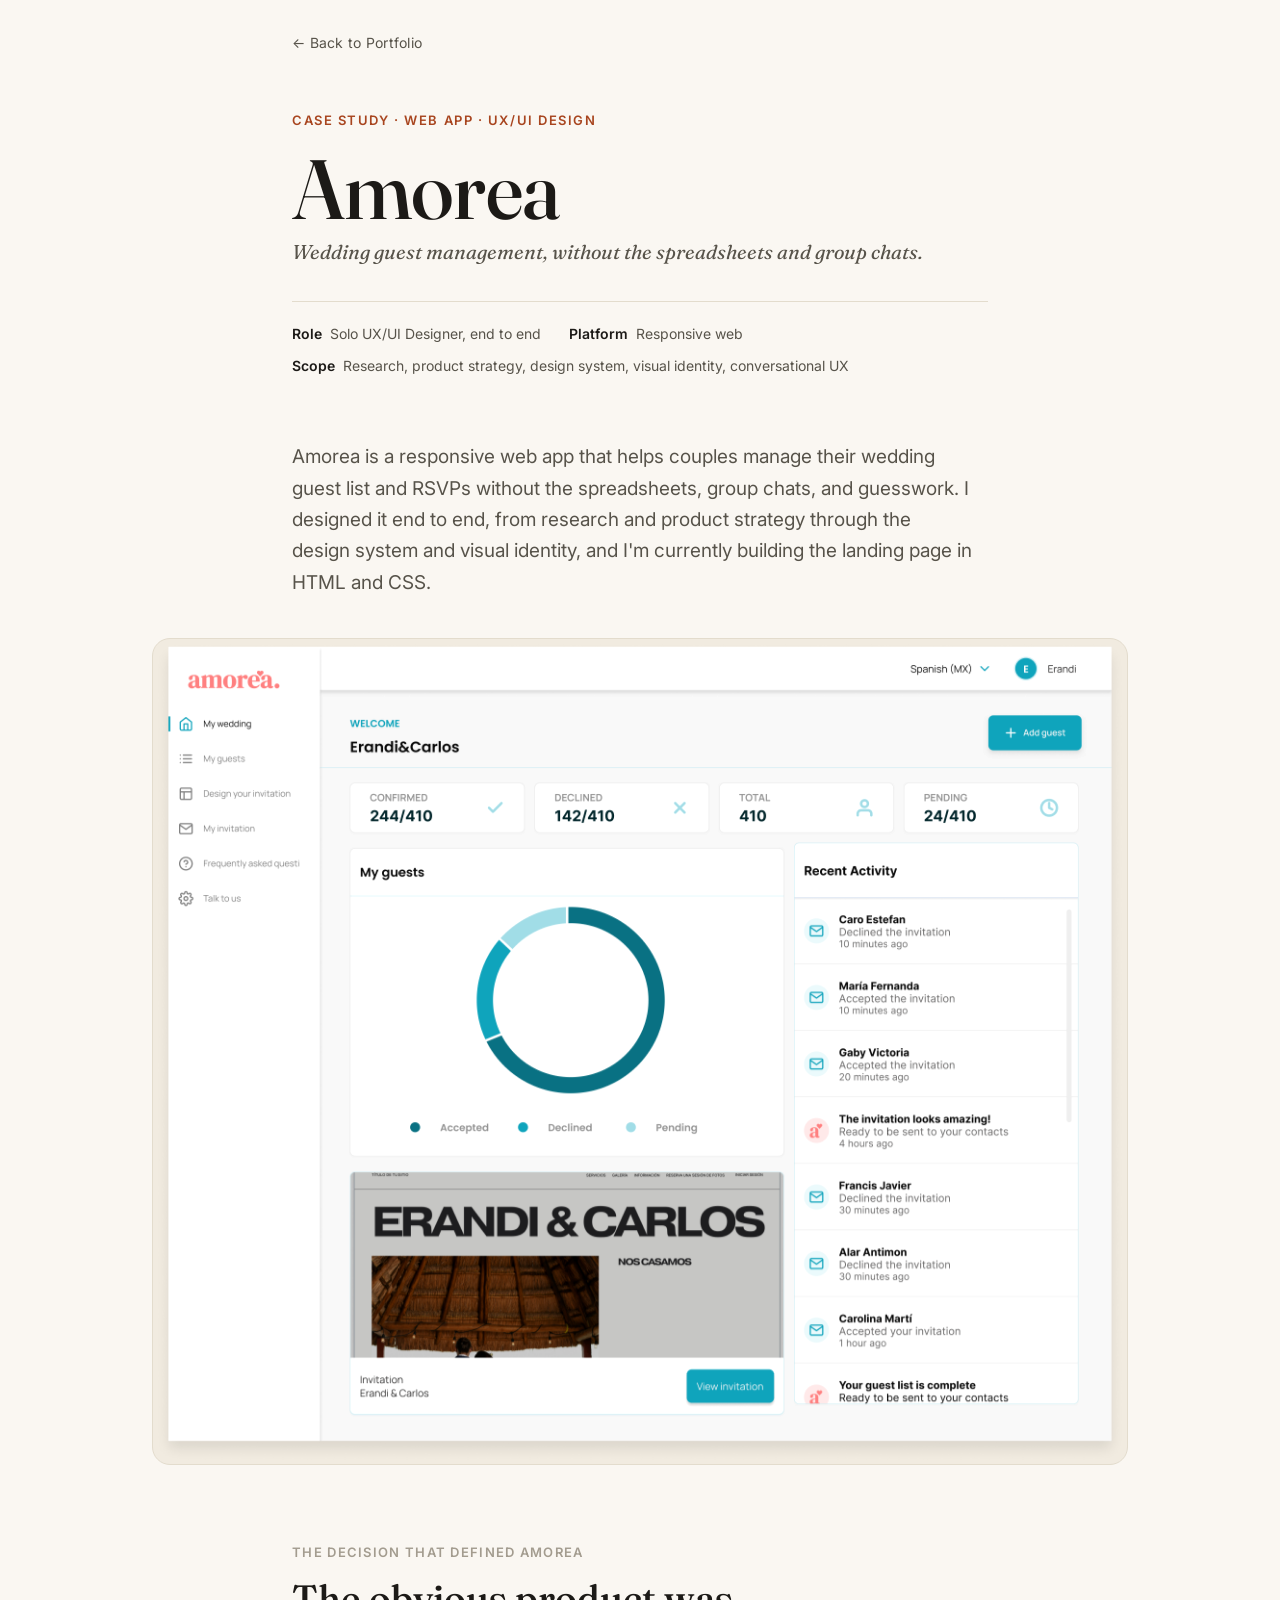
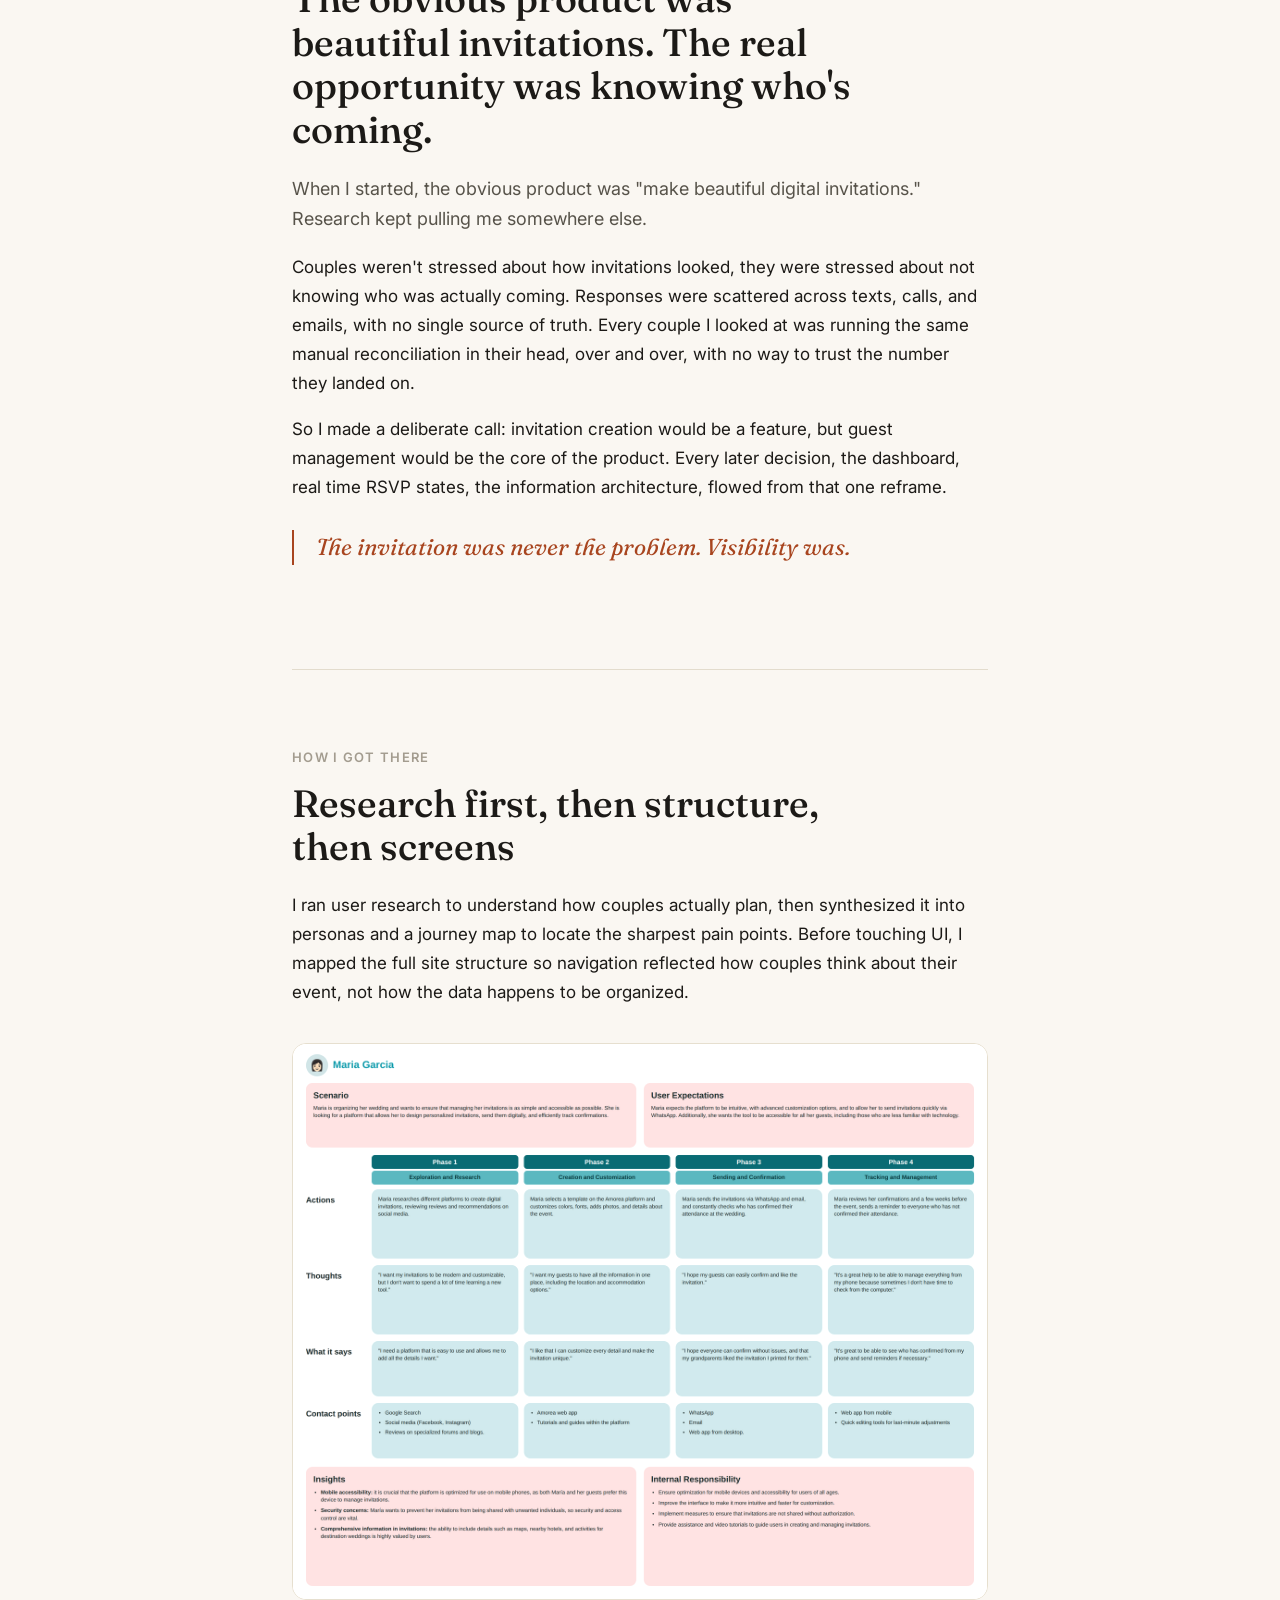
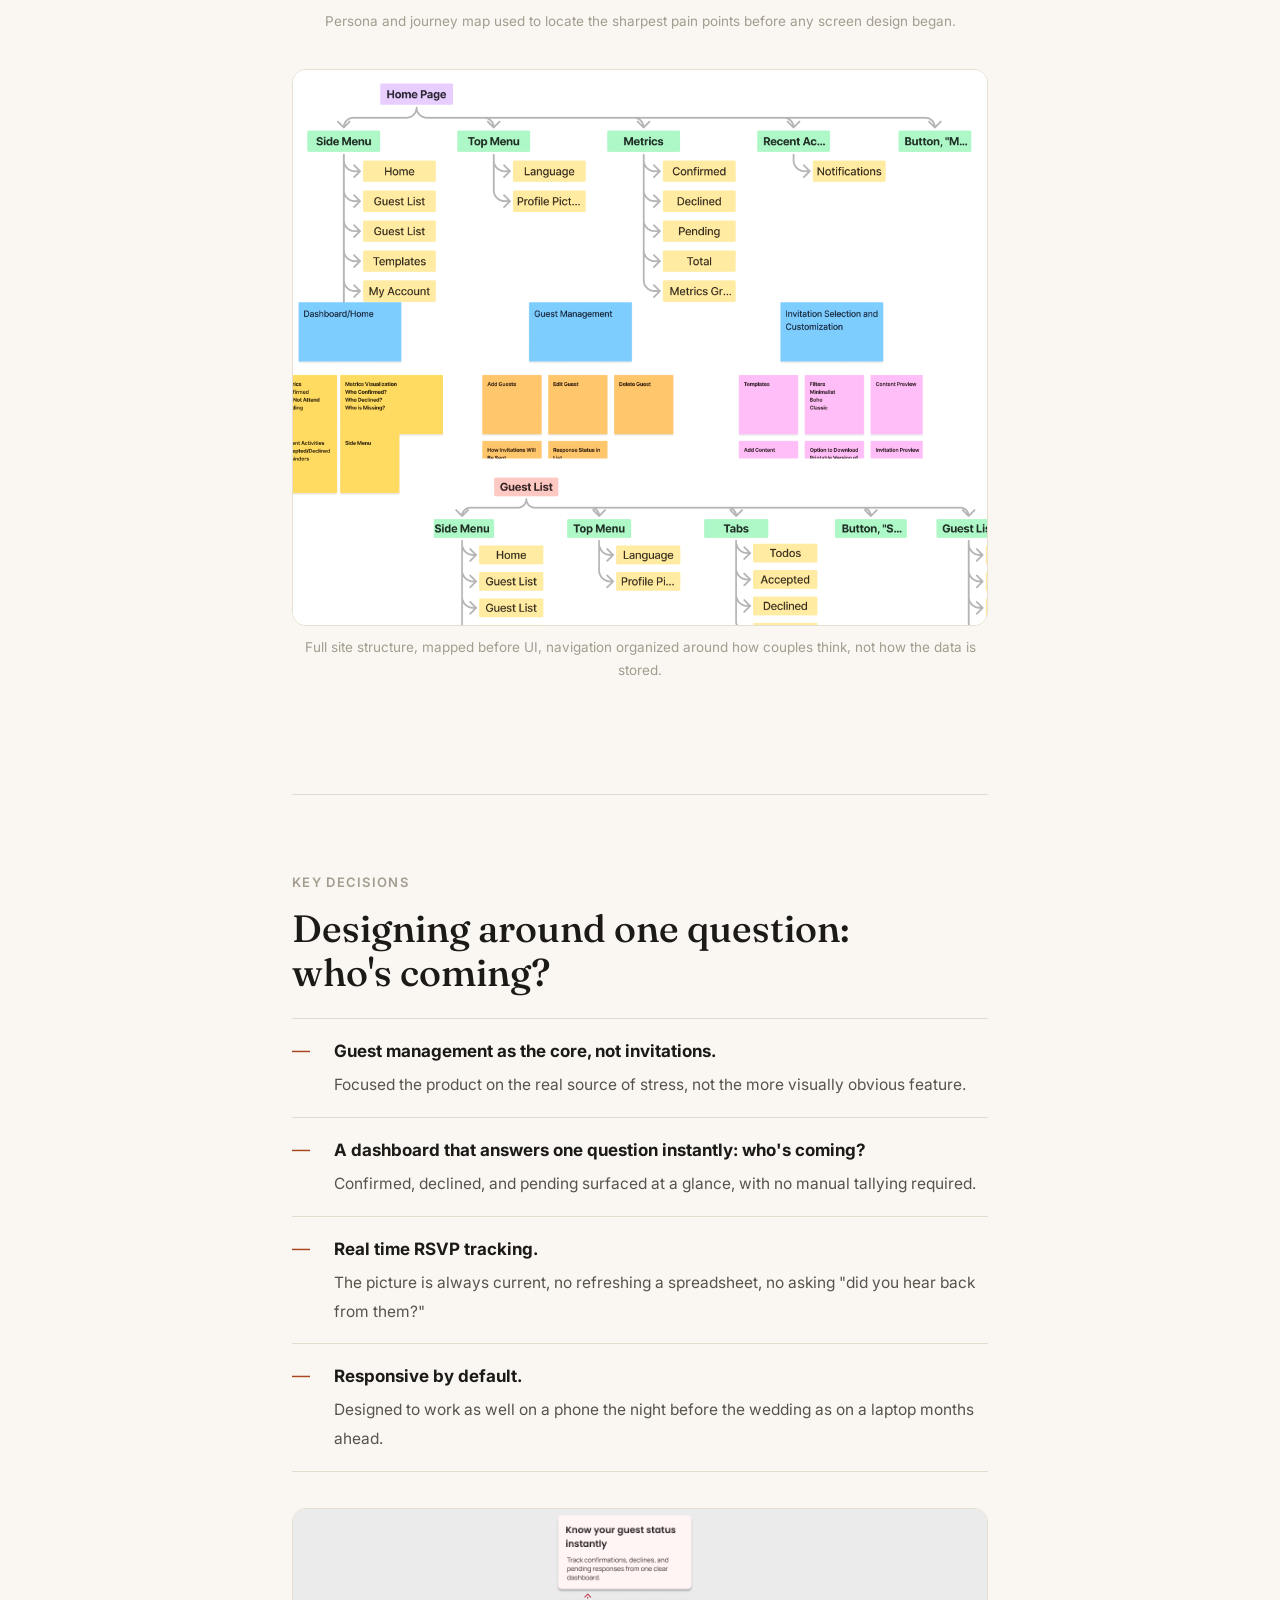
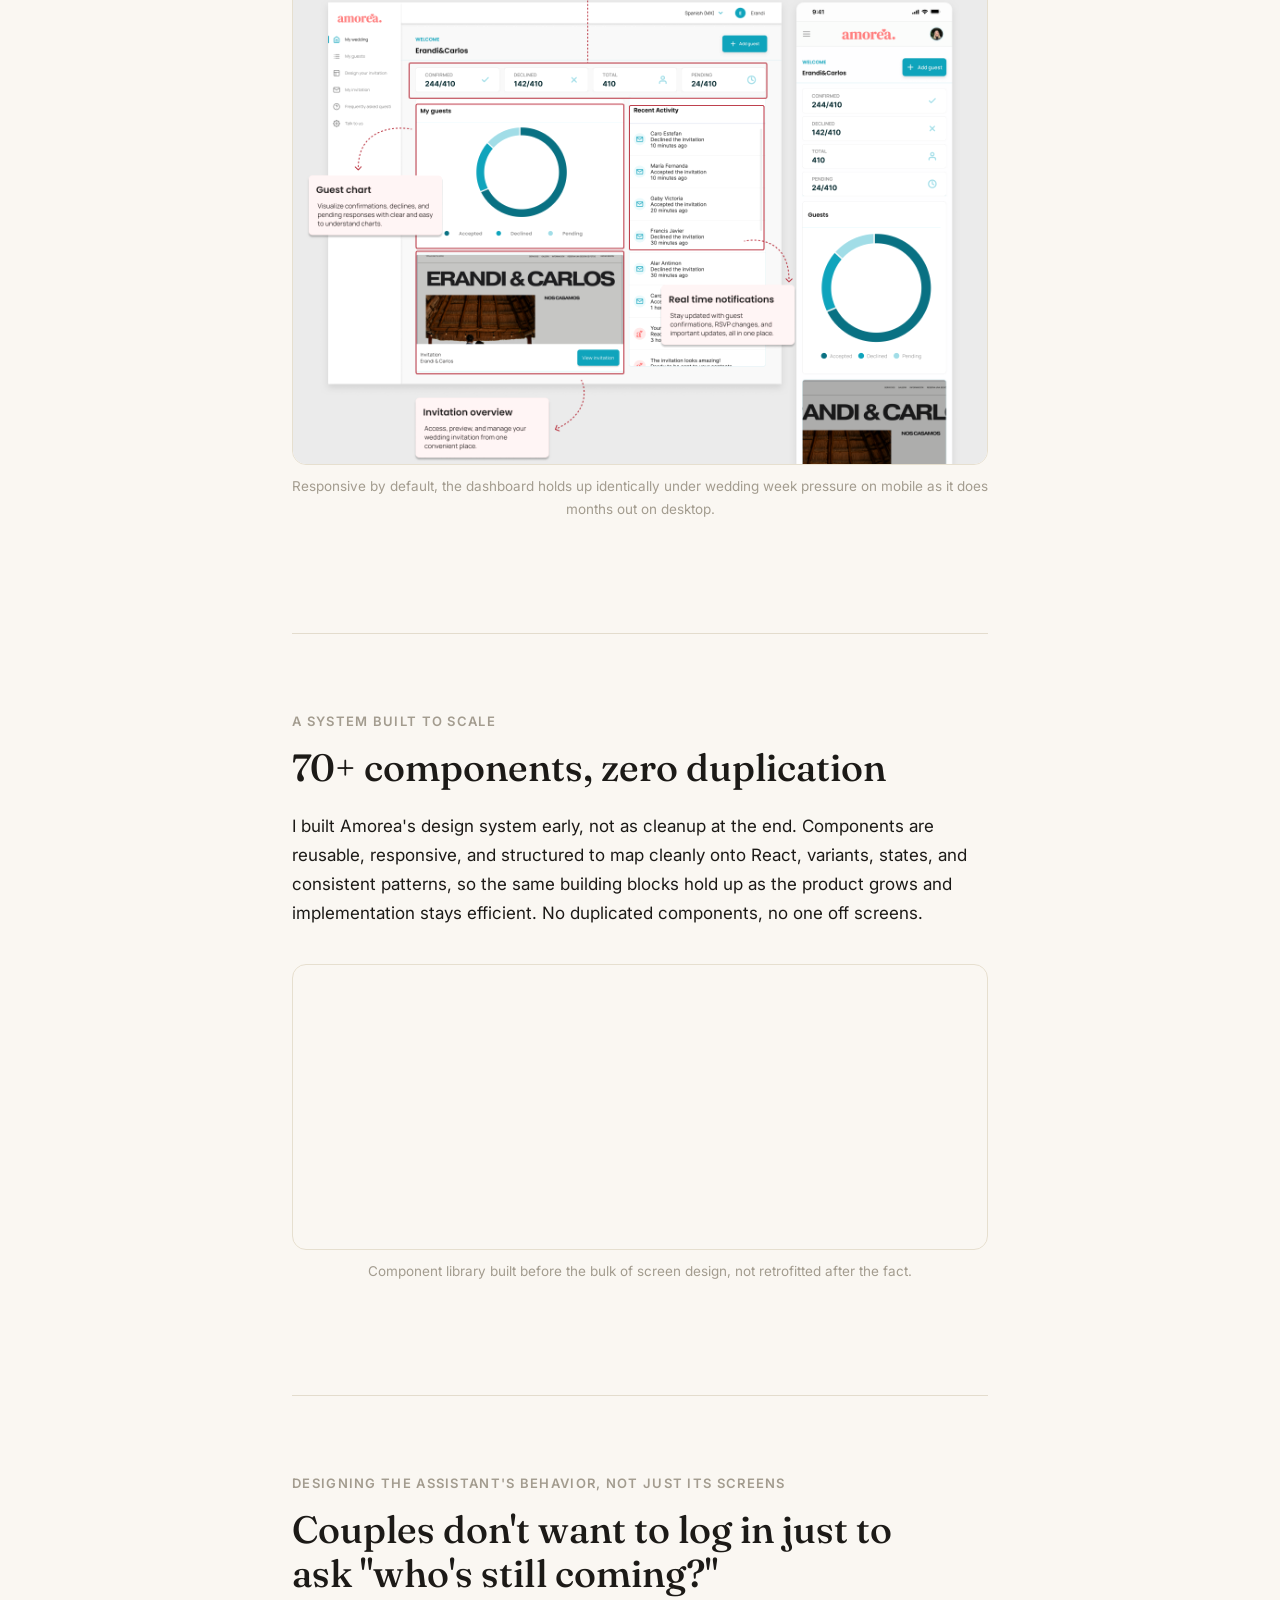
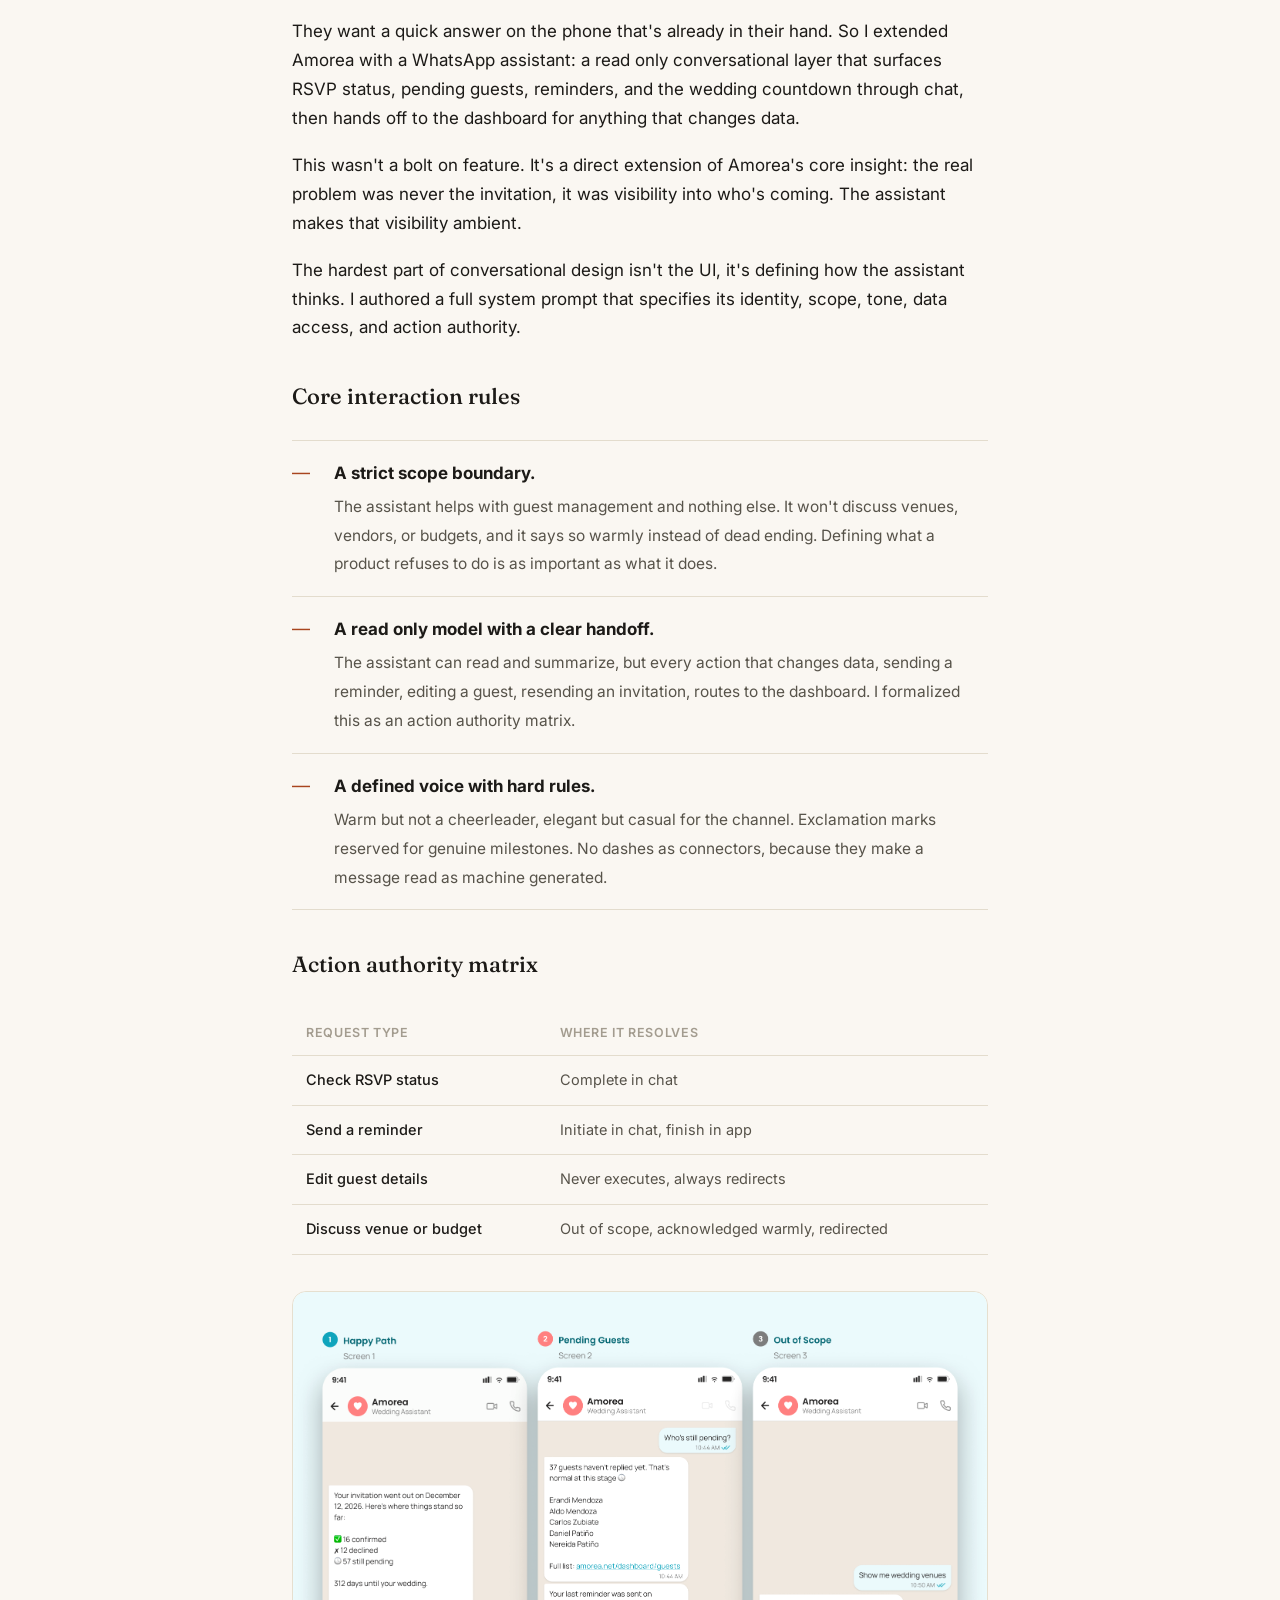
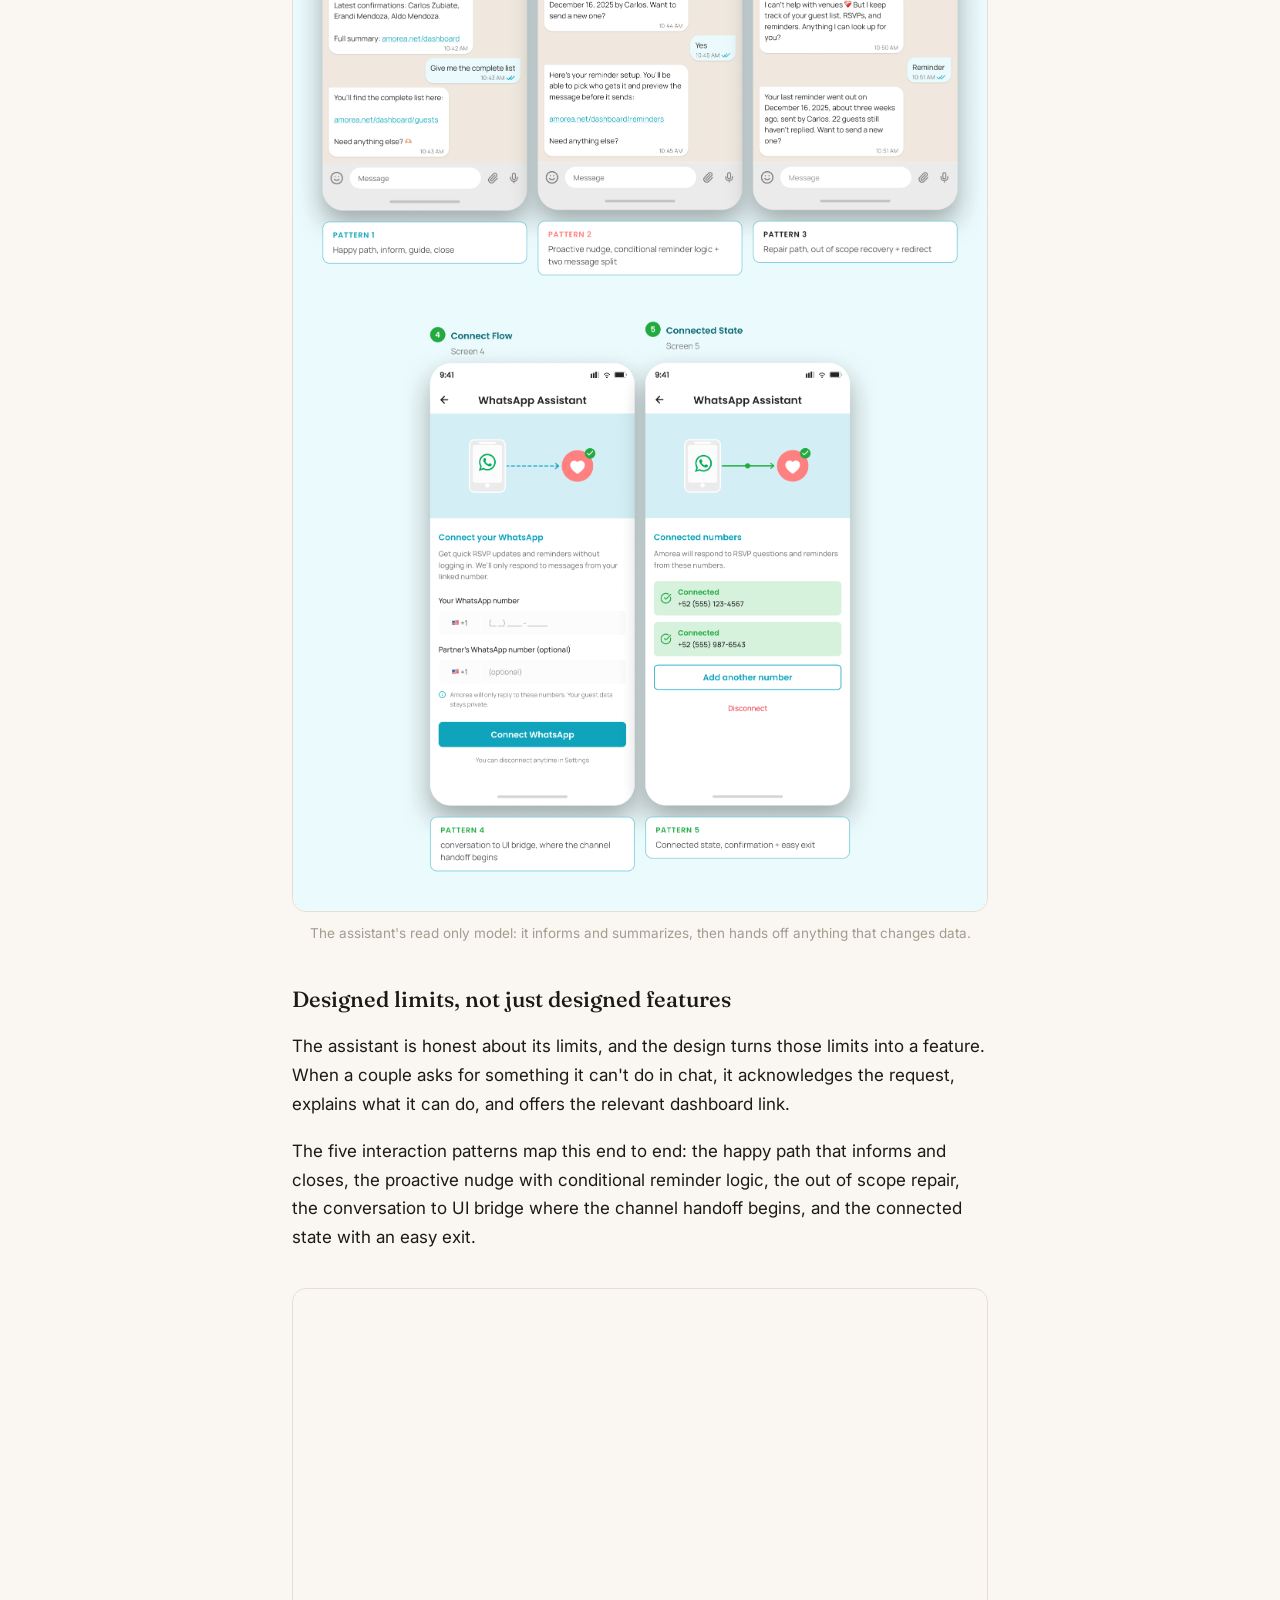
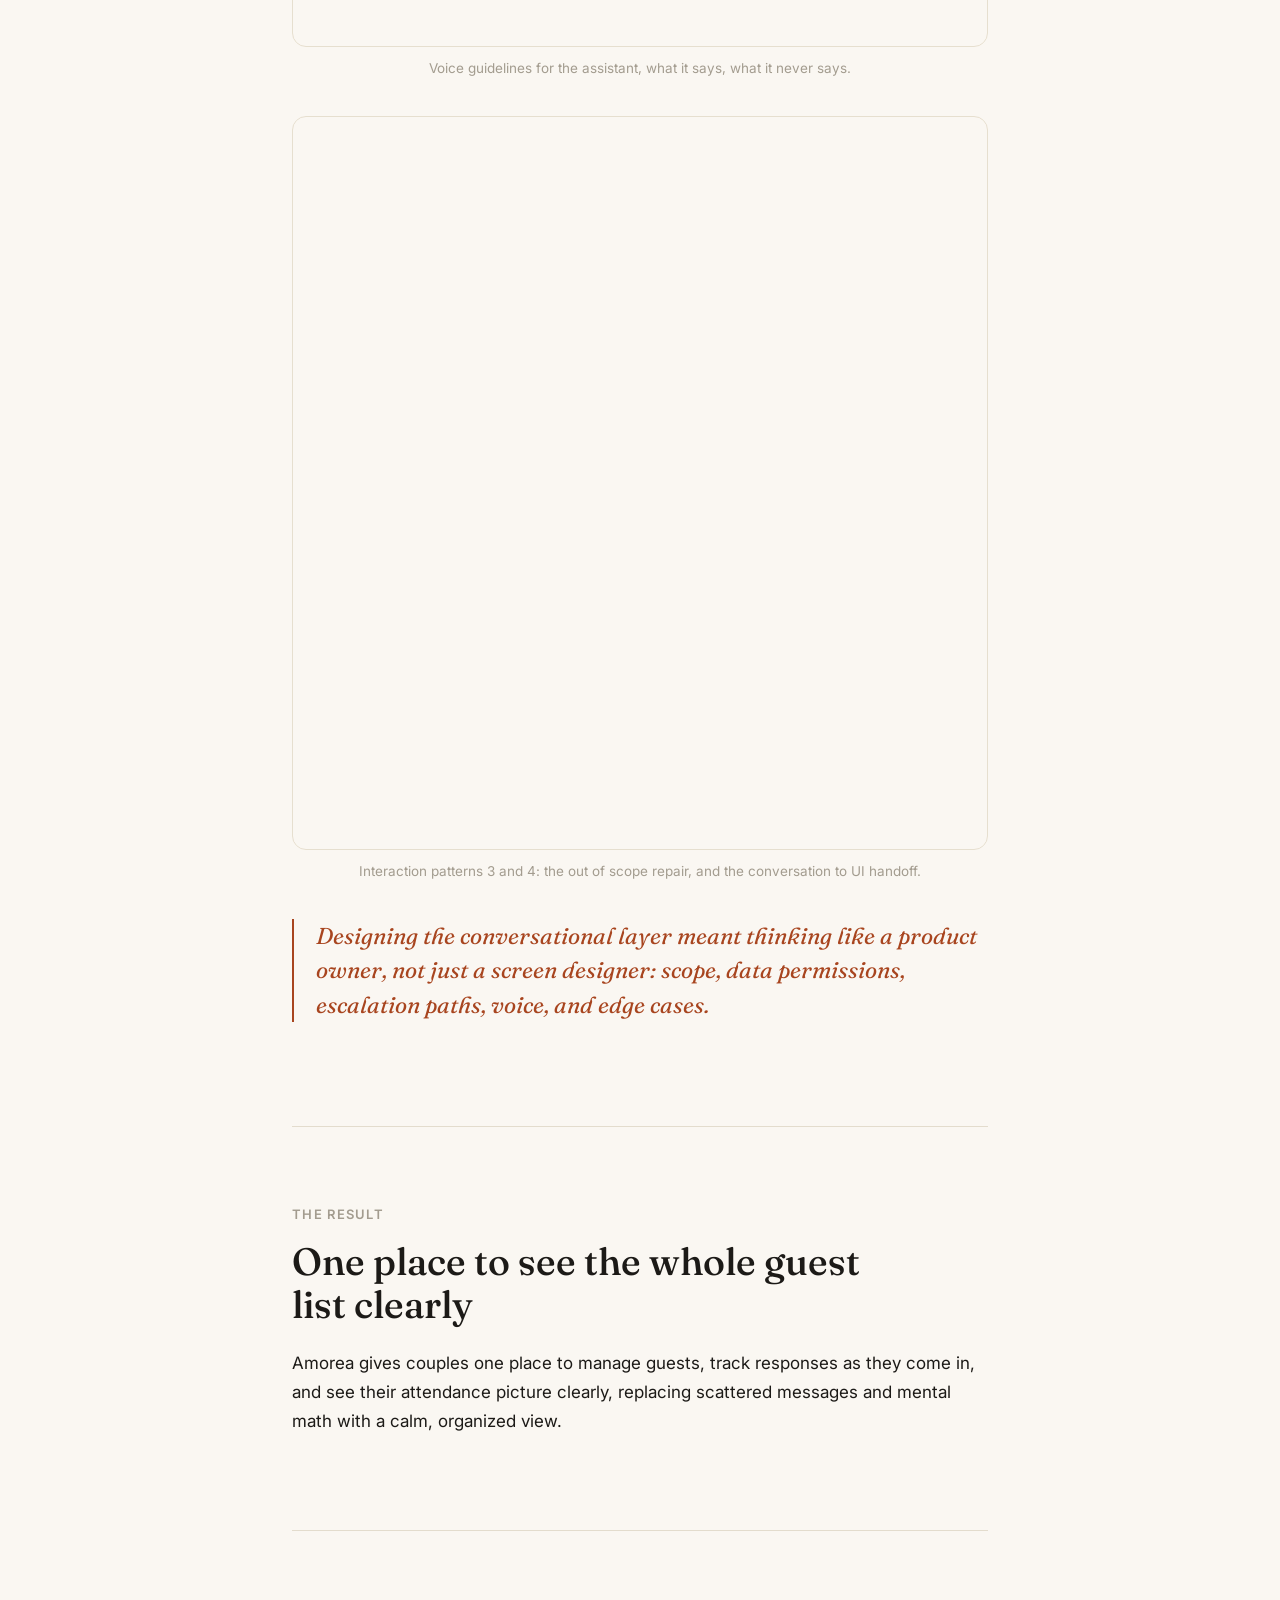
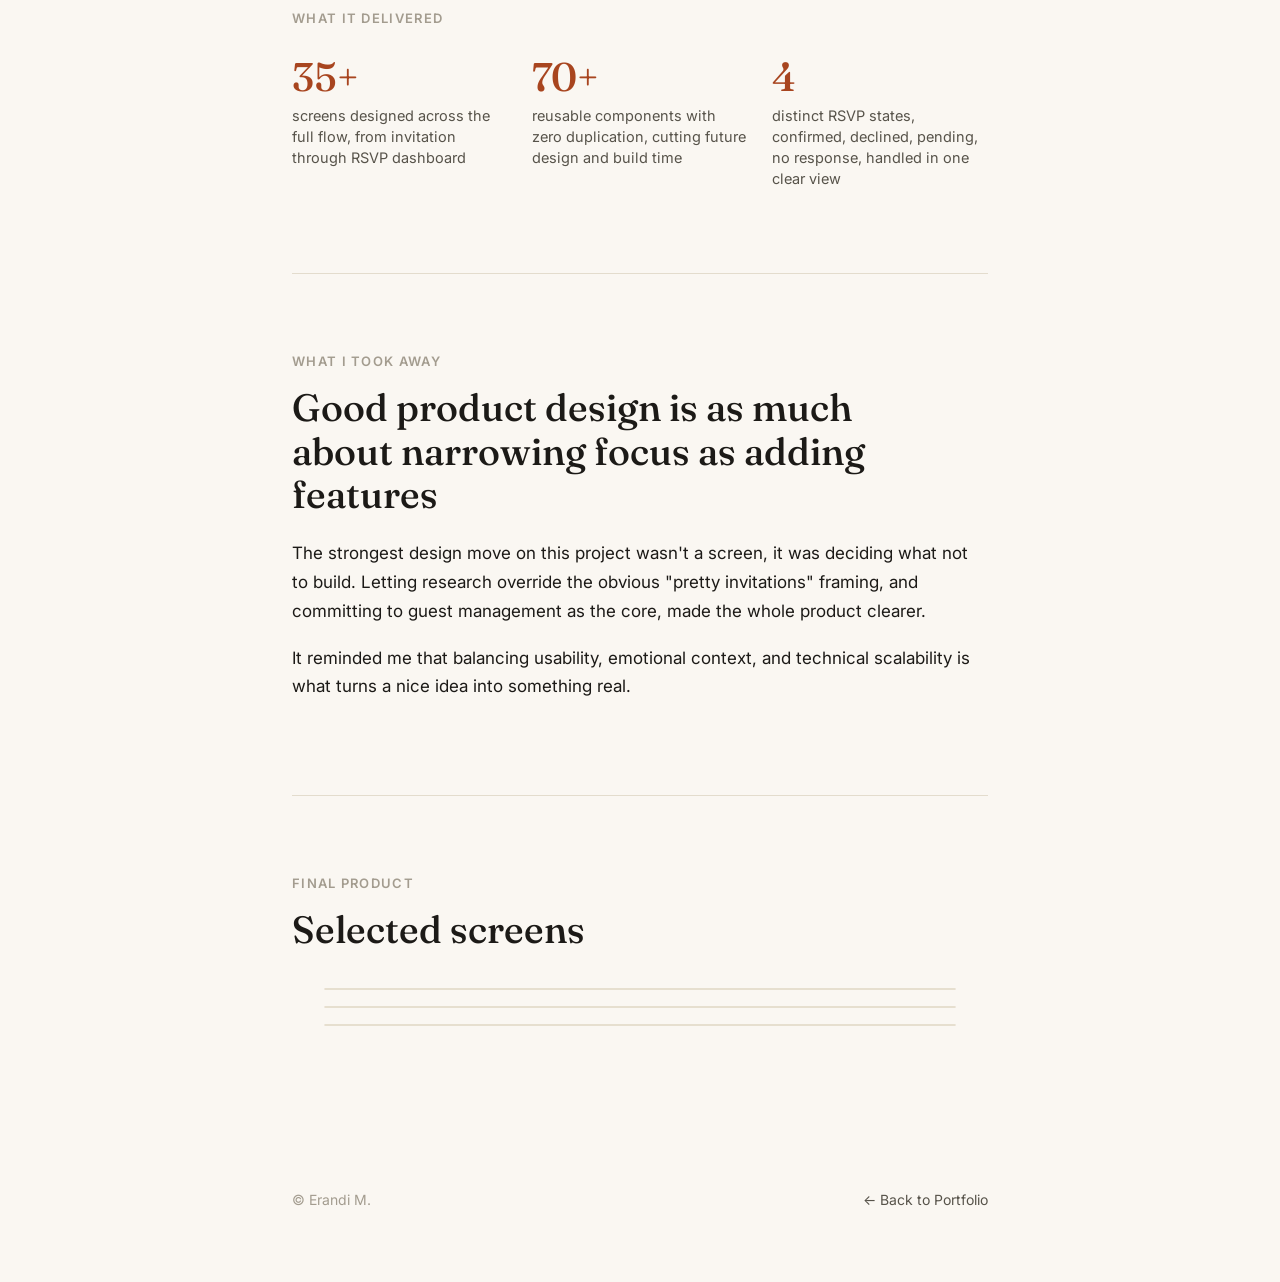
<file: project-amorea.html>
<!DOCTYPE html>
<html lang="en">
<head>
<meta charset="UTF-8">
<meta name="viewport" content="width=device-width, initial-scale=1.0">
<title>Amorea Project - Erandi M. Portfolio</title>
<style>
  @import url('https://fonts.googleapis.com/css2?family=Fraunces:opsz,wght@9..144,400;9..144,500;9..144,600&family=Inter:wght@400;500;600&display=swap');

  :root {
    --cream: #FAF7F2;
    --cream-deep: #F1EBE0;
    --ink: #1C1A17;
    --ink-soft: #57534A;
    --ink-faint: #A39C8F;
    --rule: #E3DCCD;
    --coral: #A8451F;
    --coral-soft: #F2DFD3;
    --teal: #2F5D4F;
    --teal-soft: #DDE9E2;
    --max: 760px;
  }

  * { box-sizing: border-box; }
  html { scroll-behavior: smooth; }

  body {
    margin: 0;
    background: var(--cream);
    color: var(--ink);
    font-family: 'Inter', -apple-system, sans-serif;
    font-size: 17px;
    line-height: 1.7;
    -webkit-font-smoothing: antialiased;
  }

  a { color: var(--coral); text-decoration: none; border-bottom: 1px solid currentColor; }
  a:hover { opacity: 0.7; }

  .topnav { padding: 28px 32px; max-width: var(--max); margin: 0 auto; }
  .topnav a { border: none; font-size: 14px; color: var(--ink-soft); letter-spacing: 0.02em; }
  .topnav a:hover { color: var(--coral); opacity: 1; }

  header.hero { max-width: var(--max); margin: 0 auto; padding: 24px 32px 0; }

  .eyebrow {
    font-size: 13px; letter-spacing: 0.12em; text-transform: uppercase;
    color: var(--coral); font-weight: 600; margin-bottom: 18px;
  }

  h1.title {
    font-family: 'Fraunces', serif;
    font-size: clamp(48px, 9vw, 84px);
    font-weight: 500; line-height: 0.95;
    margin: 0 0 6px; letter-spacing: -0.01em;
  }

  .subtitle {
    font-family: 'Fraunces', serif; font-style: italic;
    font-size: 20px; color: var(--ink-soft); font-weight: 400;
    margin: 0 0 32px;
  }

  .role-line {
    display: flex; flex-wrap: wrap; gap: 8px 28px;
    padding: 20px 0 28px; border-top: 1px solid var(--rule);
    margin-bottom: 36px; font-size: 14px; color: var(--ink-soft);
  }
  .role-line strong { color: var(--ink); font-weight: 600; }

  .intro {
    font-size: 19px; line-height: 1.65; color: var(--ink-soft);
    margin-bottom: 40px; max-width: 680px;
  }

  .hero-img-wrap { max-width: 1040px; margin: 0 auto; padding: 0 32px; }
  .hero-img {
    width: 100%; border-radius: 18px; overflow: hidden;
    border: 1px solid var(--rule); background: var(--cream-deep);
  }
  .hero-img img { width: 100%; height: auto; display: block; }

  main { max-width: var(--max); margin: 0 auto; padding: 0 32px; }

  section { padding: 76px 0; border-bottom: 1px solid var(--rule); }
  section:last-of-type { border-bottom: none; }

  .section-label {
    font-size: 13px; letter-spacing: 0.1em; text-transform: uppercase;
    color: var(--ink-faint); font-weight: 600; margin-bottom: 14px;
  }

  h2 {
    font-family: 'Fraunces', serif;
    font-size: clamp(28px, 4vw, 38px);
    font-weight: 500; line-height: 1.15;
    margin: 0 0 22px; max-width: 600px;
  }

  h3.sub-h { font-family: 'Fraunces', serif; font-size: 22px; font-weight: 500; margin: 36px 0 14px; }

  p { margin: 0 0 18px; color: var(--ink); }
  p.lede { font-size: 18px; color: var(--ink-soft); }

  .pull {
    font-family: 'Fraunces', serif; font-style: italic;
    font-size: 23px; line-height: 1.5; color: var(--coral);
    margin: 28px 0; padding-left: 22px; border-left: 2px solid var(--coral);
  }

  ul.decisions { list-style: none; padding: 0; margin: 24px 0; }
  ul.decisions li {
    padding: 18px 0; border-top: 1px solid var(--rule);
    display: grid; grid-template-columns: 28px 1fr; gap: 14px;
  }
  ul.decisions li:last-child { border-bottom: 1px solid var(--rule); }
  ul.decisions .mark { color: var(--coral); font-size: 18px; line-height: 1.5; }
  ul.decisions strong { display: block; margin-bottom: 4px; }
  ul.decisions span.body { color: var(--ink-soft); font-size: 15.5px; }

  figure { margin: 36px 0; }
  figure img { width: 100%; border-radius: 14px; border: 1px solid var(--rule); display: block; }
  figcaption { font-size: 13.5px; color: var(--ink-faint); margin-top: 10px; text-align: center; }

  .gallery-grid { display: grid; grid-template-columns: 1fr; gap: 16px; margin: 36px 0; max-width: 1040px; margin-left: auto; margin-right: auto; padding: 0 32px; }
  .gallery-grid img { width: 100%; border-radius: 14px; border: 1px solid var(--rule); display: block; }
  .gallery-grid .full { grid-column: 1 / -1; }
  .Hero_img { display: block; width: 100%; height: auto; filter: contrast(1.03) saturate(1.04); backface-visibility: hidden; transform: translateZ(0); image-rendering: auto; }
  @media (max-width: 640px) { .gallery-grid { grid-template-columns: 1fr; } }

  .callout {
    background: var(--teal-soft); border-radius: 14px; padding: 26px 28px; margin: 30px 0;
  }
  .callout .section-label { color: var(--teal); margin-bottom: 8px; }
  .callout p { color: #1F3D33; margin-bottom: 0; font-size: 15.5px; }

  .metrics-grid { display: grid; grid-template-columns: repeat(3, 1fr); gap: 24px; margin: 28px 0 8px; }
  @media (max-width: 640px) { .metrics-grid { grid-template-columns: 1fr; } }
  .metric .num {
    font-family: 'Fraunces', serif; font-size: 40px; font-weight: 500;
    color: var(--coral); line-height: 1; margin-bottom: 8px;
  }
  .metric .label { font-size: 14.5px; color: var(--ink-soft); line-height: 1.45; }

  .chat-flow {
    background: var(--cream-deep); border-radius: 14px; padding: 26px; margin: 30px 0; font-size: 14.5px;
  }
  .chat-flow .turn { display: flex; gap: 12px; padding: 9px 0; align-items: flex-start; }
  .chat-flow .who {
    font-weight: 600; width: 90px; flex-shrink: 0; font-size: 12.5px;
    letter-spacing: 0.04em; text-transform: uppercase; padding-top: 2px;
  }
  .chat-flow .who.user { color: var(--ink-soft); }
  .chat-flow .who.ai { color: var(--coral); }
  .chat-flow .line { color: var(--ink); }
  .chat-flow .annotation { font-style: italic; color: var(--ink-faint); font-size: 13px; margin-top: 2px; }

  .matrix-table { width: 100%; border-collapse: collapse; margin: 26px 0; font-size: 14.5px; }
  .matrix-table th, .matrix-table td {
    text-align: left; padding: 12px 14px; border-bottom: 1px solid var(--rule); vertical-align: top;
  }
  .matrix-table th { font-size: 12.5px; letter-spacing: 0.05em; text-transform: uppercase; color: var(--ink-faint); font-weight: 600; }
  .matrix-table td { color: var(--ink-soft); }
  .matrix-table td.tag { color: var(--ink); font-weight: 500; }

  footer {
    max-width: var(--max); margin: 0 auto; padding: 50px 32px 70px;
    display: flex; justify-content: space-between; align-items: center;
    font-size: 14px; color: var(--ink-faint);
  }
  footer a { color: var(--ink-soft); border: none; }

  @media (max-width: 640px) {
    section { padding: 56px 0; }
    .role-line { gap: 8px 18px; }
  }
</style>
</head>
<body>

<nav class="topnav">
  <a href="index.html">&larr; Back to Portfolio</a>
</nav>

<header class="hero">
  <div class="eyebrow">Case study &middot; Web App &middot; UX/UI Design</div>
  <h1 class="title">Amorea</h1>
  <p class="subtitle">Wedding guest management, without the spreadsheets and group chats.</p>

  <div class="role-line">
    <span><strong>Role</strong> &nbsp;Solo UX/UI Designer, end to end</span>
    <span><strong>Platform</strong> &nbsp;Responsive web</span>
    <span><strong>Scope</strong> &nbsp;Research, product strategy, design system, visual identity, conversational UX</span>
  </div>

  <p class="intro">Amorea is a responsive web app that helps couples manage their wedding guest list and RSVPs without the spreadsheets, group chats, and guesswork. 
    I designed it end to end, from research and product strategy through the design system and visual identity, and I'm currently building the landing page in HTML and CSS.</p>
</header>

<div class="hero-img-wrap">
  <div class="hero-img"><img class="Hero_img" loading="lazy" decoding="async" src="images/Amorea/Desktop.png" alt="Amorea website homepage"></div>
</div>

<main>

  <!-- THE REFRAME -->
  <section>
    <div class="section-label">The decision that defined Amorea</div>
    <h2>The obvious product was beautiful invitations. The real opportunity was knowing who's coming.</h2>
    <p class="lede">When I started, the obvious product was "make beautiful digital invitations." Research kept pulling me somewhere else.</p>
    <p>Couples weren't stressed about how invitations looked, they were stressed about not knowing who was actually coming. Responses were scattered across texts, calls, and emails, with no single source of truth. Every couple I looked at was running the same manual reconciliation in their head, over and over, with no way to trust the number they landed on.</p>
    <p>So I made a deliberate call: invitation creation would be a feature, but guest management would be the core of the product. Every later decision, the dashboard, real time RSVP states, the information architecture, flowed from that one reframe.</p>
    <div class="pull">The invitation was never the problem. Visibility was.</div>
  </section>

  <!-- PROCESS -->
  <section>
    <div class="section-label">How I got there</div>
    <h2>Research first, then structure, then screens</h2>
    <p>I ran user research to understand how couples actually plan, then synthesized it into personas and a journey map to locate the sharpest pain points. Before touching UI, I mapped the full site structure so navigation reflected how couples think about their event, not how the data happens to be organized.</p>
    <figure>
      <img class="Hero_img" loading="lazy" decoding="async" src="images/Amorea/MariaGarcia_Journey_1500x1200.png" alt="Maria Garcia persona and journey map">
      <figcaption>Persona and journey map used to locate the sharpest pain points before any screen design began.</figcaption>
    </figure>
    <figure>
      <img class="Hero_img" loading="lazy" decoding="async" src="images/Amorea/IA.png" alt="Amorea information architecture">
      <figcaption>Full site structure, mapped before UI, navigation organized around how couples think, not how the data is stored.</figcaption>
    </figure>
  </section>

  <!-- KEY DECISIONS -->
  <section>
    <div class="section-label">Key decisions</div>
    <h2>Designing around one question: who's coming?</h2>
    <ul class="decisions">
      <li>
        <span class="mark">&mdash;</span>
        <div>
          <strong>Guest management as the core, not invitations.</strong>
          <span class="body">Focused the product on the real source of stress, not the more visually obvious feature.</span>
        </div>
      </li>
      <li>
        <span class="mark">&mdash;</span>
        <div>
          <strong>A dashboard that answers one question instantly: who's coming?</strong>
          <span class="body">Confirmed, declined, and pending surfaced at a glance, with no manual tallying required.</span>
        </div>
      </li>
      <li>
        <span class="mark">&mdash;</span>
        <div>
          <strong>Real time RSVP tracking.</strong>
          <span class="body">The picture is always current, no refreshing a spreadsheet, no asking "did you hear back from them?"</span>
        </div>
      </li>
      <li>
        <span class="mark">&mdash;</span>
        <div>
          <strong>Responsive by default.</strong>
          <span class="body">Designed to work as well on a phone the night before the wedding as on a laptop months ahead.</span>
        </div>
      </li>
    </ul>
    <figure>
      <img class="Hero_img" loading="lazy" decoding="async" src="images/Amorea/Destop_Mobile.png" alt="Amorea desktop and mobile views">
      <figcaption>Responsive by default, the dashboard holds up identically under wedding week pressure on mobile as it does months out on desktop.</figcaption>
    </figure>
  </section>

  <!-- DESIGN SYSTEM -->
  <section>
    <div class="section-label">A system built to scale</div>
    <h2>70+ components, zero duplication</h2>
    <p>I built Amorea's design system early, not as cleanup at the end. Components are reusable, responsive, and structured to map cleanly onto React, variants, states, and consistent patterns, so the same building blocks hold up as the product grows and implementation stays efficient. No duplicated components, no one off screens.</p>
    <figure>
      <img class="Hero_img" loading="lazy" decoding="async" src="images/Amorea/Design system.png" alt="Amorea design system">
      <figcaption>Component library built before the bulk of screen design, not retrofitted after the fact.</figcaption>
    </figure>
  </section>

  <!-- CONVERSATIONAL UX DEEP DIVE -->
  <section>
    <div class="section-label">Designing the assistant's behavior, not just its screens</div>
    <h2>Couples don't want to log in just to ask "who's still coming?"</h2>
    <p>They want a quick answer on the phone that's already in their hand. So I extended Amorea with a WhatsApp assistant: a read only conversational layer that surfaces RSVP status, pending guests, reminders, and the wedding countdown through chat, then hands off to the dashboard for anything that changes data.</p>
    <p>This wasn't a bolt on feature. It's a direct extension of Amorea's core insight: the real problem was never the invitation, it was visibility into who's coming. The assistant makes that visibility ambient.</p>
    <p>The hardest part of conversational design isn't the UI, it's defining how the assistant thinks. I authored a full system prompt that specifies its identity, scope, tone, data access, and action authority.</p>

    <h3 class="sub-h">Core interaction rules</h3>
    <ul class="decisions">
      <li>
        <span class="mark">&mdash;</span>
        <div>
          <strong>A strict scope boundary.</strong>
          <span class="body">The assistant helps with guest management and nothing else. It won't discuss venues, vendors, or budgets, and it says so warmly instead of dead ending. Defining what a product refuses to do is as important as what it does.</span>
        </div>
      </li>
      <li>
        <span class="mark">&mdash;</span>
        <div>
          <strong>A read only model with a clear handoff.</strong>
          <span class="body">The assistant can read and summarize, but every action that changes data, sending a reminder, editing a guest, resending an invitation, routes to the dashboard. I formalized this as an action authority matrix.</span>
        </div>
      </li>
      <li>
        <span class="mark">&mdash;</span>
        <div>
          <strong>A defined voice with hard rules.</strong>
          <span class="body">Warm but not a cheerleader, elegant but casual for the channel. Exclamation marks reserved for genuine milestones. No dashes as connectors, because they make a message read as machine generated.</span>
        </div>
      </li>
    </ul>

    <h3 class="sub-h">Action authority matrix</h3>
    <table class="matrix-table">
      <tr><th>Request type</th><th>Where it resolves</th></tr>
      <tr><td class="tag">Check RSVP status</td><td>Complete in chat</td></tr>
      <tr><td class="tag">Send a reminder</td><td>Initiate in chat, finish in app</td></tr>
      <tr><td class="tag">Edit guest details</td><td>Never executes, always redirects</td></tr>
      <tr><td class="tag">Discuss venue or budget</td><td>Out of scope, acknowledged warmly, redirected</td></tr>
    </table>

    <figure>
      <img class="Hero_img" loading="lazy" decoding="async" src="images/Amorea/Chatbot.png" alt="Amorea assistant conversational experience">
      <figcaption>The assistant's read only model: it informs and summarizes, then hands off anything that changes data.</figcaption>
    </figure>

    <h3 class="sub-h">Designed limits, not just designed features</h3>
    <p>The assistant is honest about its limits, and the design turns those limits into a feature. When a couple asks for something it can't do in chat, it acknowledges the request, explains what it can do, and offers the relevant dashboard link.</p>

    <!--<div class="chat-flow">
      <div class="turn"><span class="who user">Couple</span><span class="line">Can you change Maria's seat to table 4?</span></div>
      <div class="turn"><span class="who ai">Amorea</span><span class="line">I can't edit seating from here, but I can take you straight to Maria's guest card to update it.</span><span class="annotation">acknowledges, explains the limit, hands off &mdash; never dead-ends</span></div>
    </div>-->

    <p>The five interaction patterns map this end to end: the happy path that informs and closes, the proactive nudge with conditional reminder logic, the out of scope repair, the conversation to UI bridge where the channel handoff begins, and the connected state with an easy exit.</p>

    <figure>
      <img class="Hero_img" loading="lazy" decoding="async" src="images/Amorea/Dos and donts.png" alt="Amorea assistant voice dos and don'ts">
      <figcaption>Voice guidelines for the assistant, what it says, what it never says.</figcaption>
    </figure>

    <figure>
      <img class="Hero_img" loading="lazy" decoding="async" src="images/Amorea/tres y cuatro.png" alt="Amorea assistant interaction patterns">
      <figcaption>Interaction patterns 3 and 4: the out of scope repair, and the conversation to UI handoff.</figcaption>
    </figure>

    <div class="pull">Designing the conversational layer meant thinking like a product owner, not just a screen designer: scope, data permissions, escalation paths, voice, and edge cases.</div>
  </section>

  <!-- RESULT -->
  <section>
    <div class="section-label">The result</div>
    <h2>One place to see the whole guest list clearly</h2>
    <p>Amorea gives couples one place to manage guests, track responses as they come in, and see their attendance picture clearly, replacing scattered messages and mental math with a calm, organized view.</p>
  </section>

  <!-- METRICS -->
  <section>
    <div class="section-label">What it delivered</div>
    <div class="metrics-grid">
      <div class="metric">
        <div class="num">35+</div>
        <div class="label">screens designed across the full flow, from invitation through RSVP dashboard</div>
      </div>
      <div class="metric">
        <div class="num">70+</div>
        <div class="label">reusable components with zero duplication, cutting future design and build time</div>
      </div>
      <div class="metric">
        <div class="num">4</div>
        <div class="label">distinct RSVP states, confirmed, declined, pending, no response, handled in one clear view</div>
      </div>
    </div>
  </section>

  <!-- TAKEAWAY -->
  <section>
    <div class="section-label">What I took away</div>
    <h2>Good product design is as much about narrowing focus as adding features</h2>
    <p>The strongest design move on this project wasn't a screen, it was deciding what not to build. Letting research override the obvious "pretty invitations" framing, and committing to guest management as the core, made the whole product clearer.</p>
    <p>It reminded me that balancing usability, emotional context, and technical scalability is what turns a nice idea into something real.</p>
  </section>

  <!-- GALLERY -->
  <section>
    <div class="section-label">Final product</div>
    <h2>Selected screens</h2>
    <div class="gallery-grid">
      <img class="full Hero_img" loading="lazy" decoding="async" src="images/Amorea/Amorea_Login.png" alt="Amorea login screen">
      <img class="Hero_img" loading="lazy" decoding="async" src="images/Amorea/Amorea_Invitacion.png" alt="Amorea invitation screen">
      <img class="Hero_img" loading="lazy" decoding="async" src="images/Amorea/Amorea_Landing.png" alt="Amorea landing page">
    </div>
  </section>

</main>

<footer>
  <span>&copy; Erandi M.</span>
  <a href="index.html">&larr; Back to Portfolio</a>
</footer>

</body>
</html>
</file>
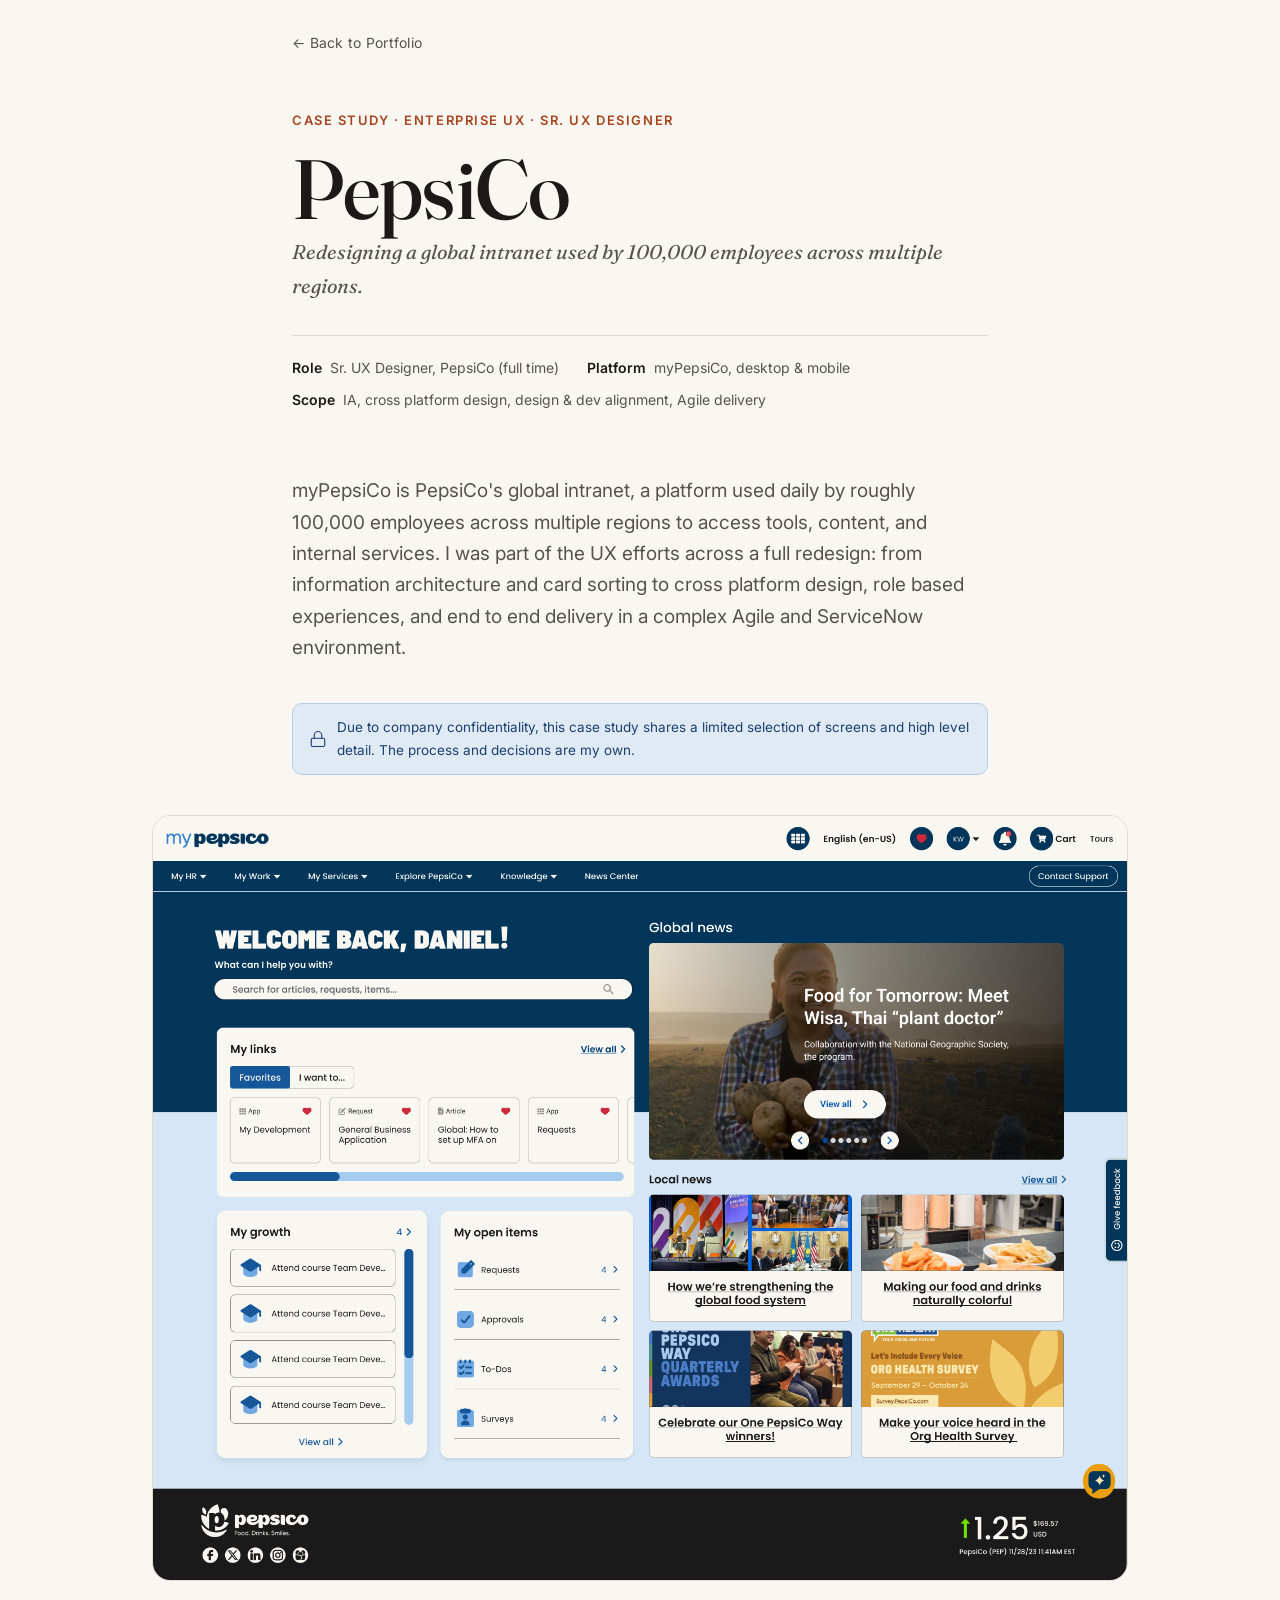
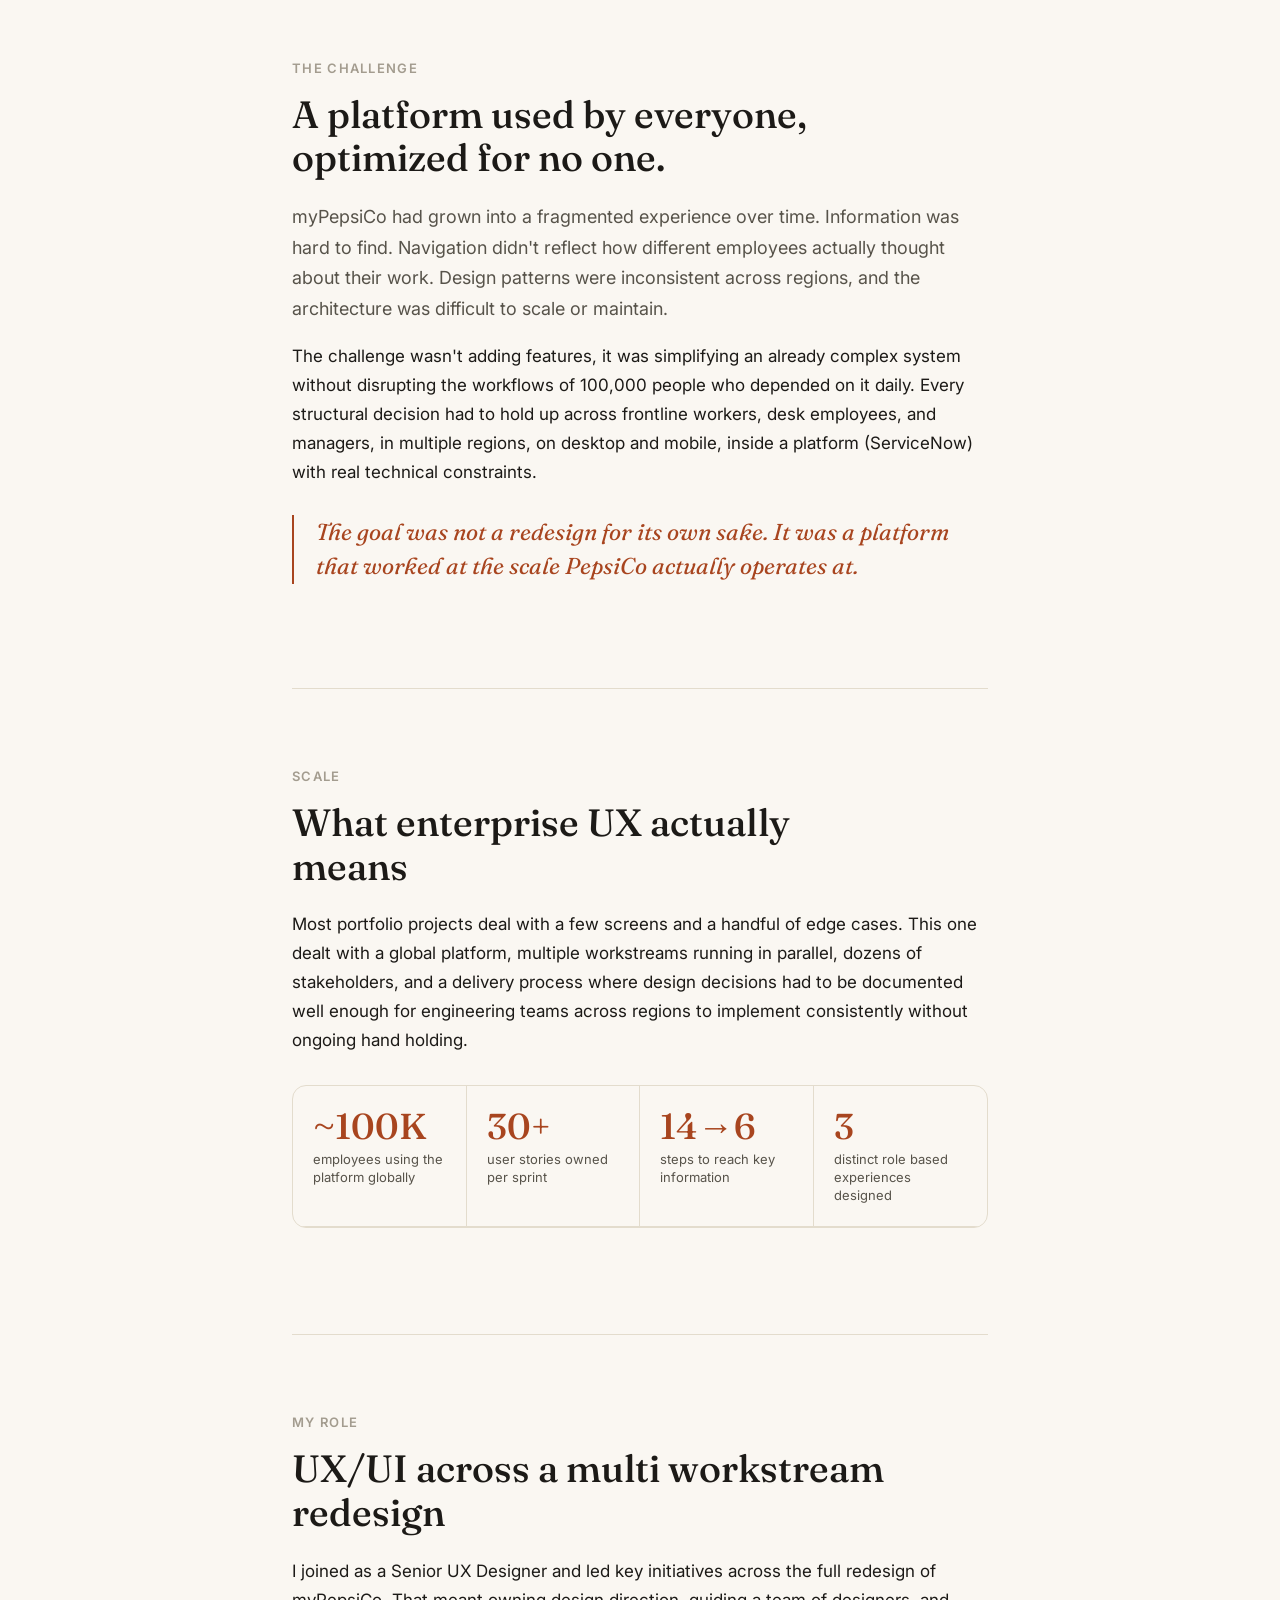
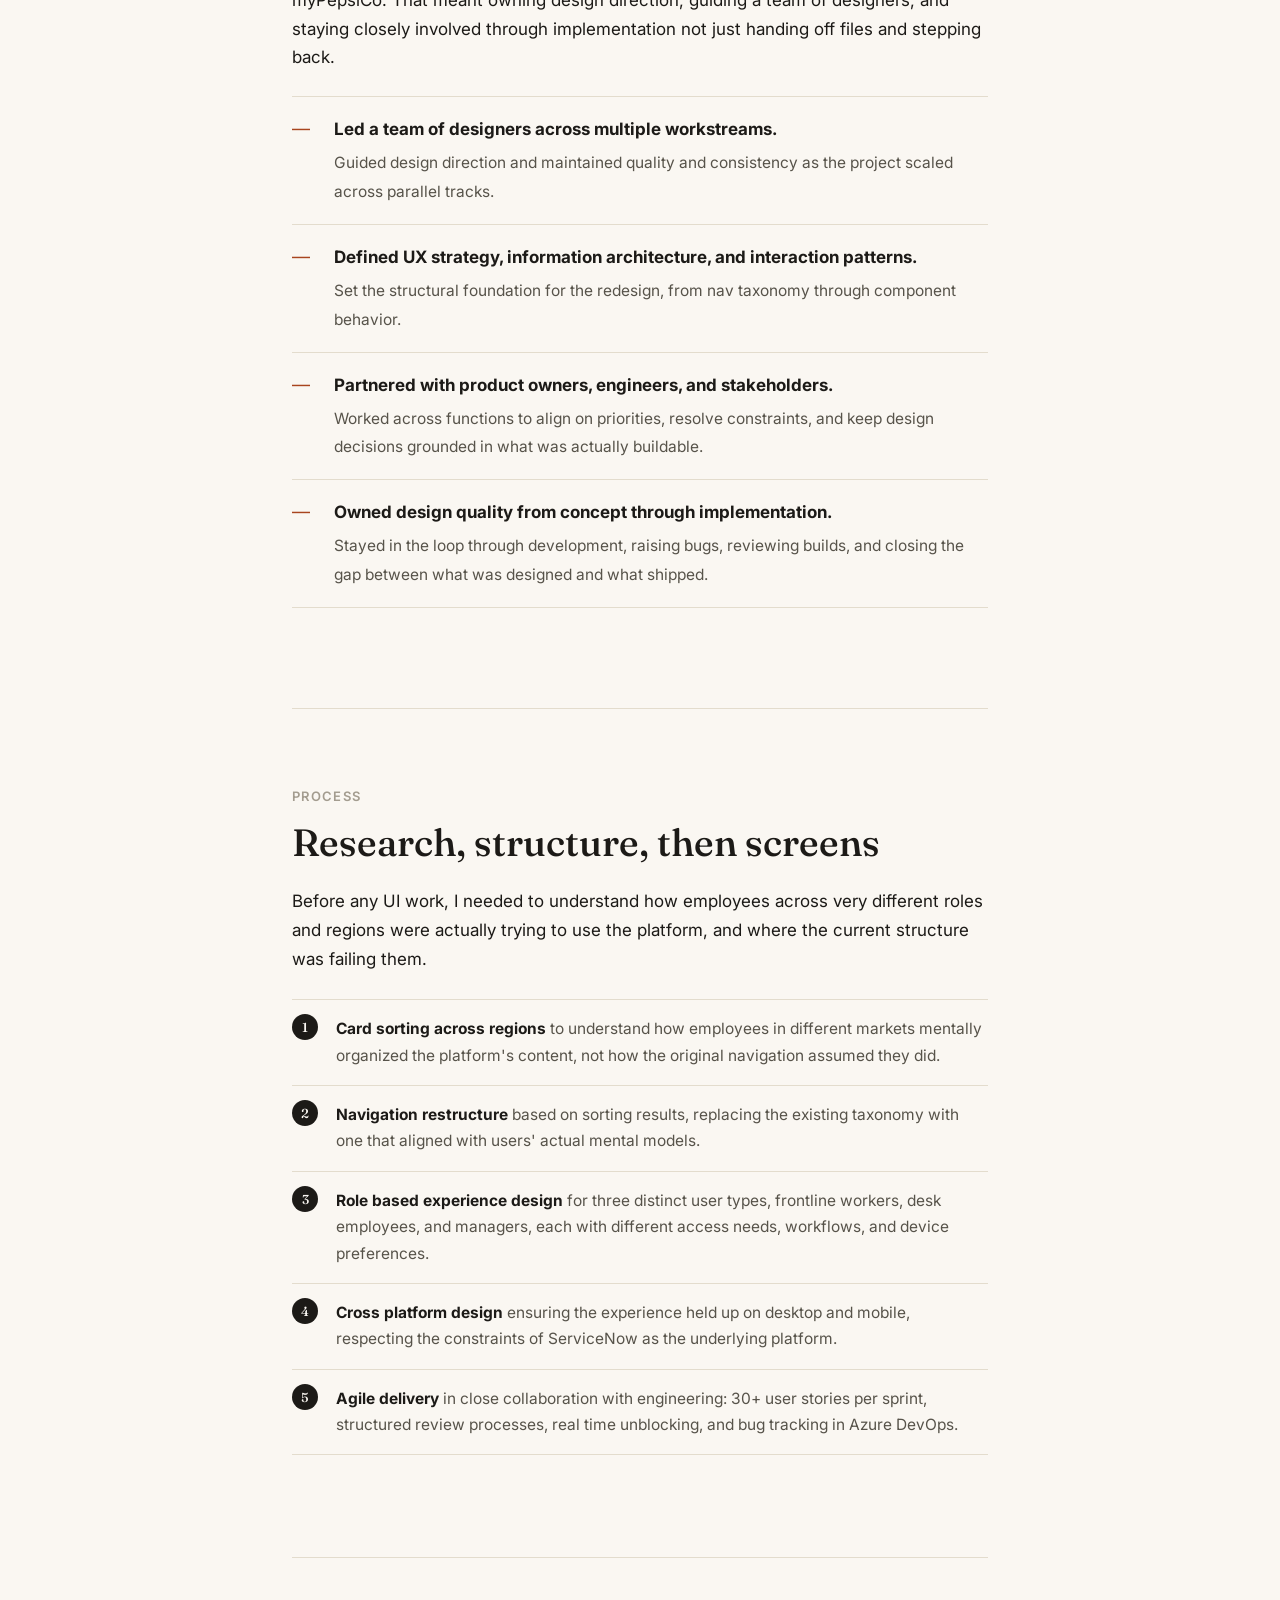
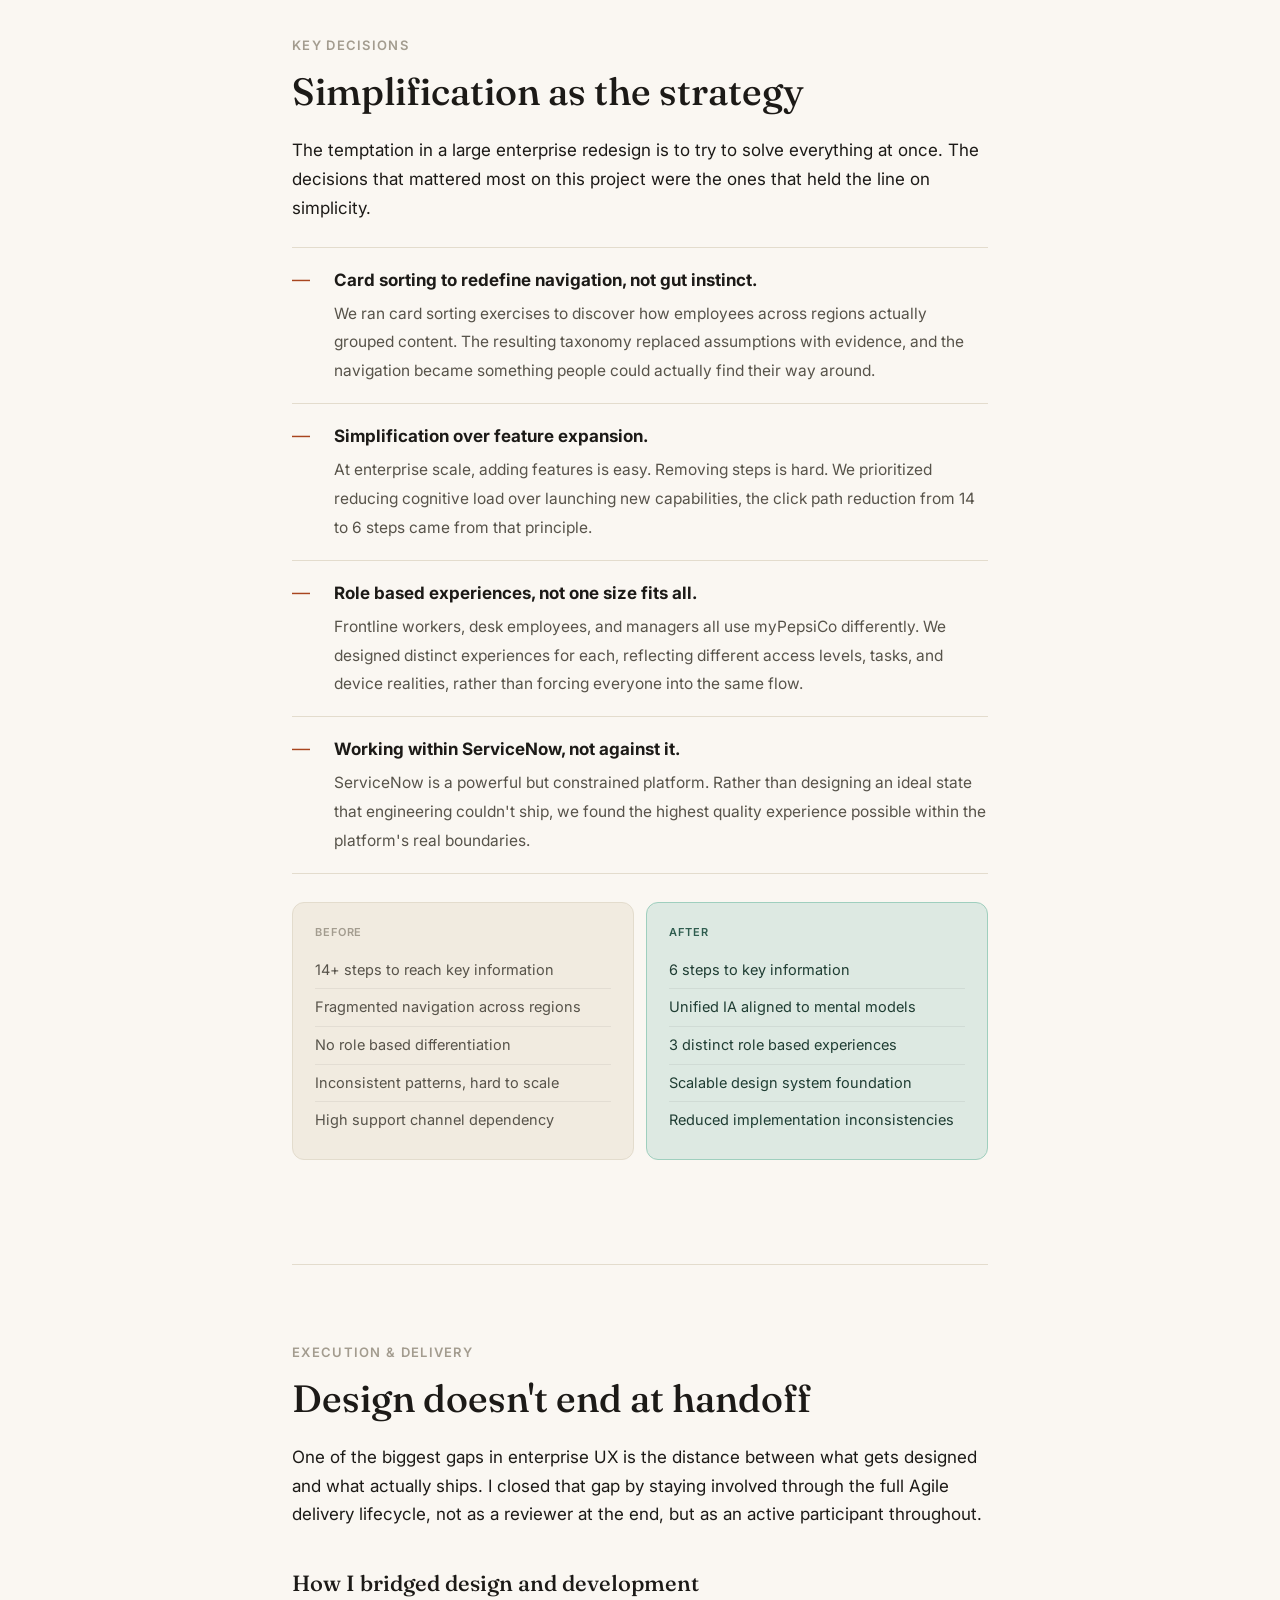
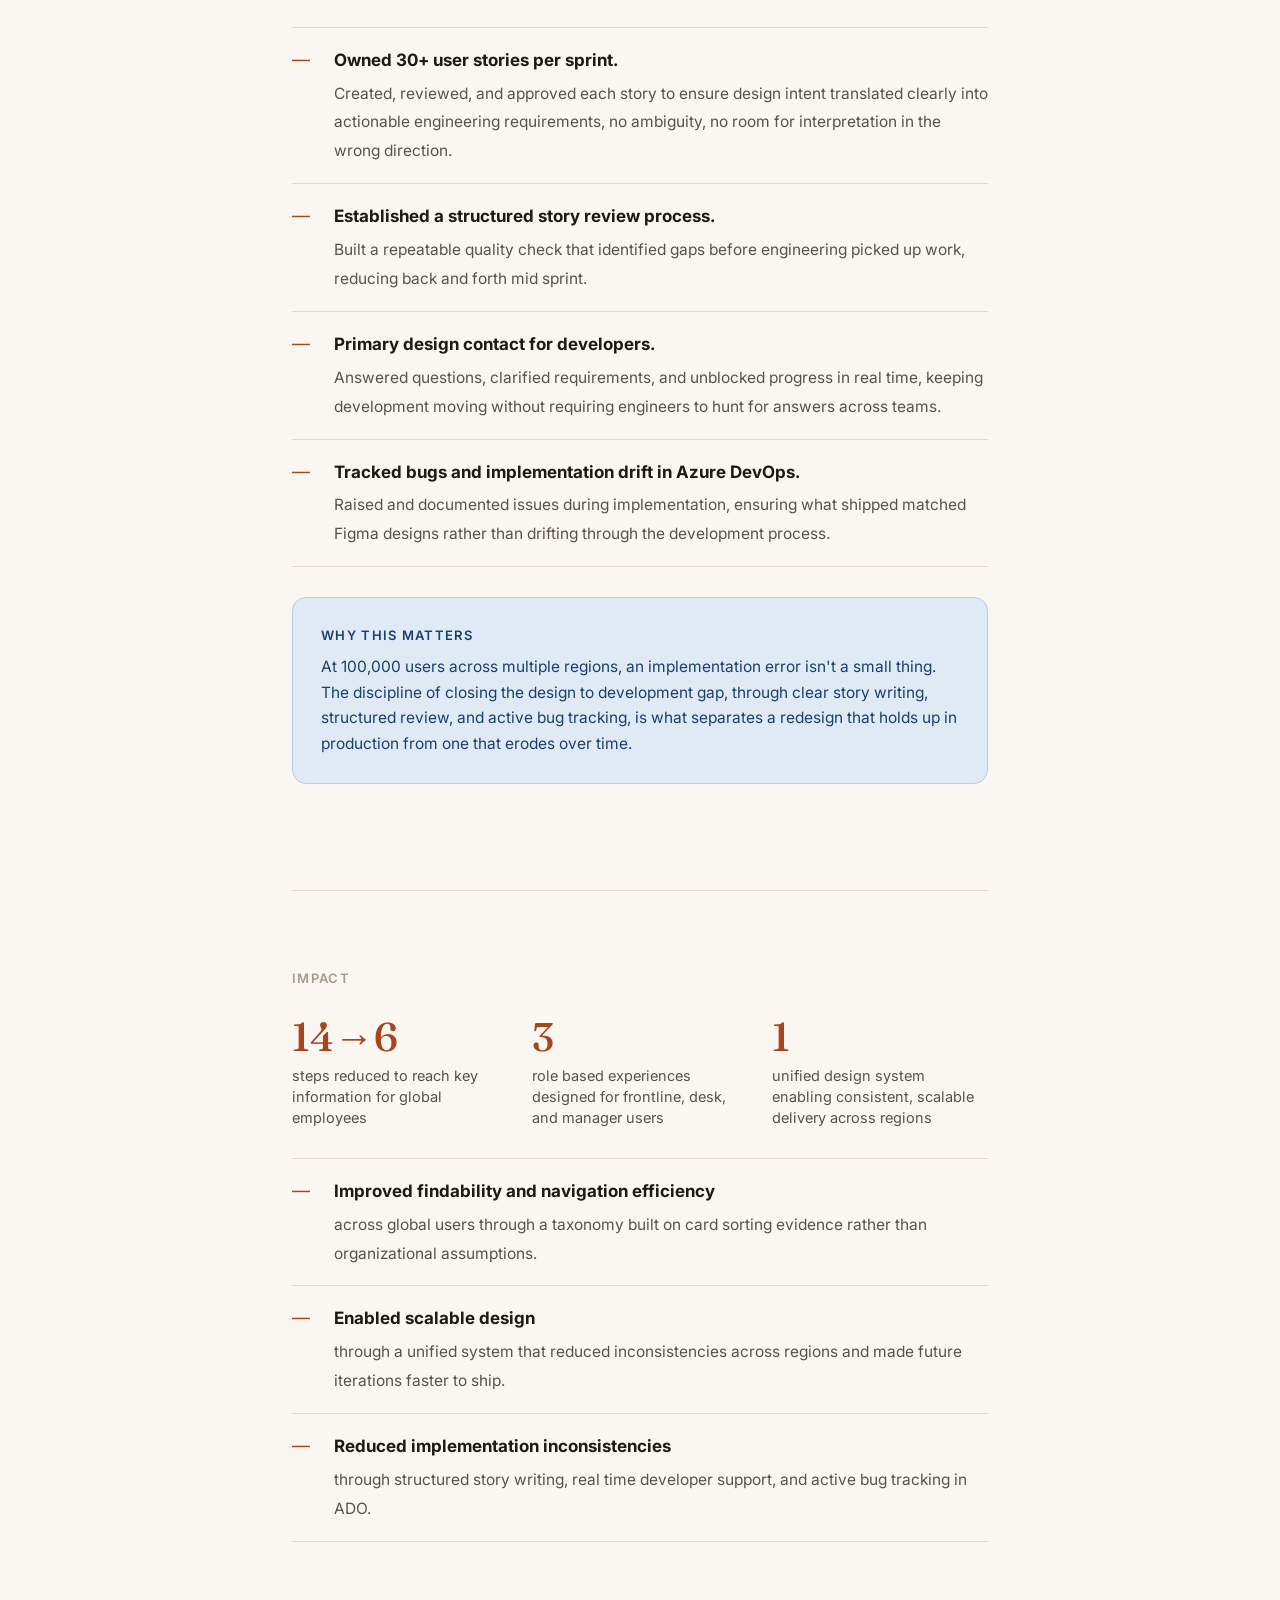
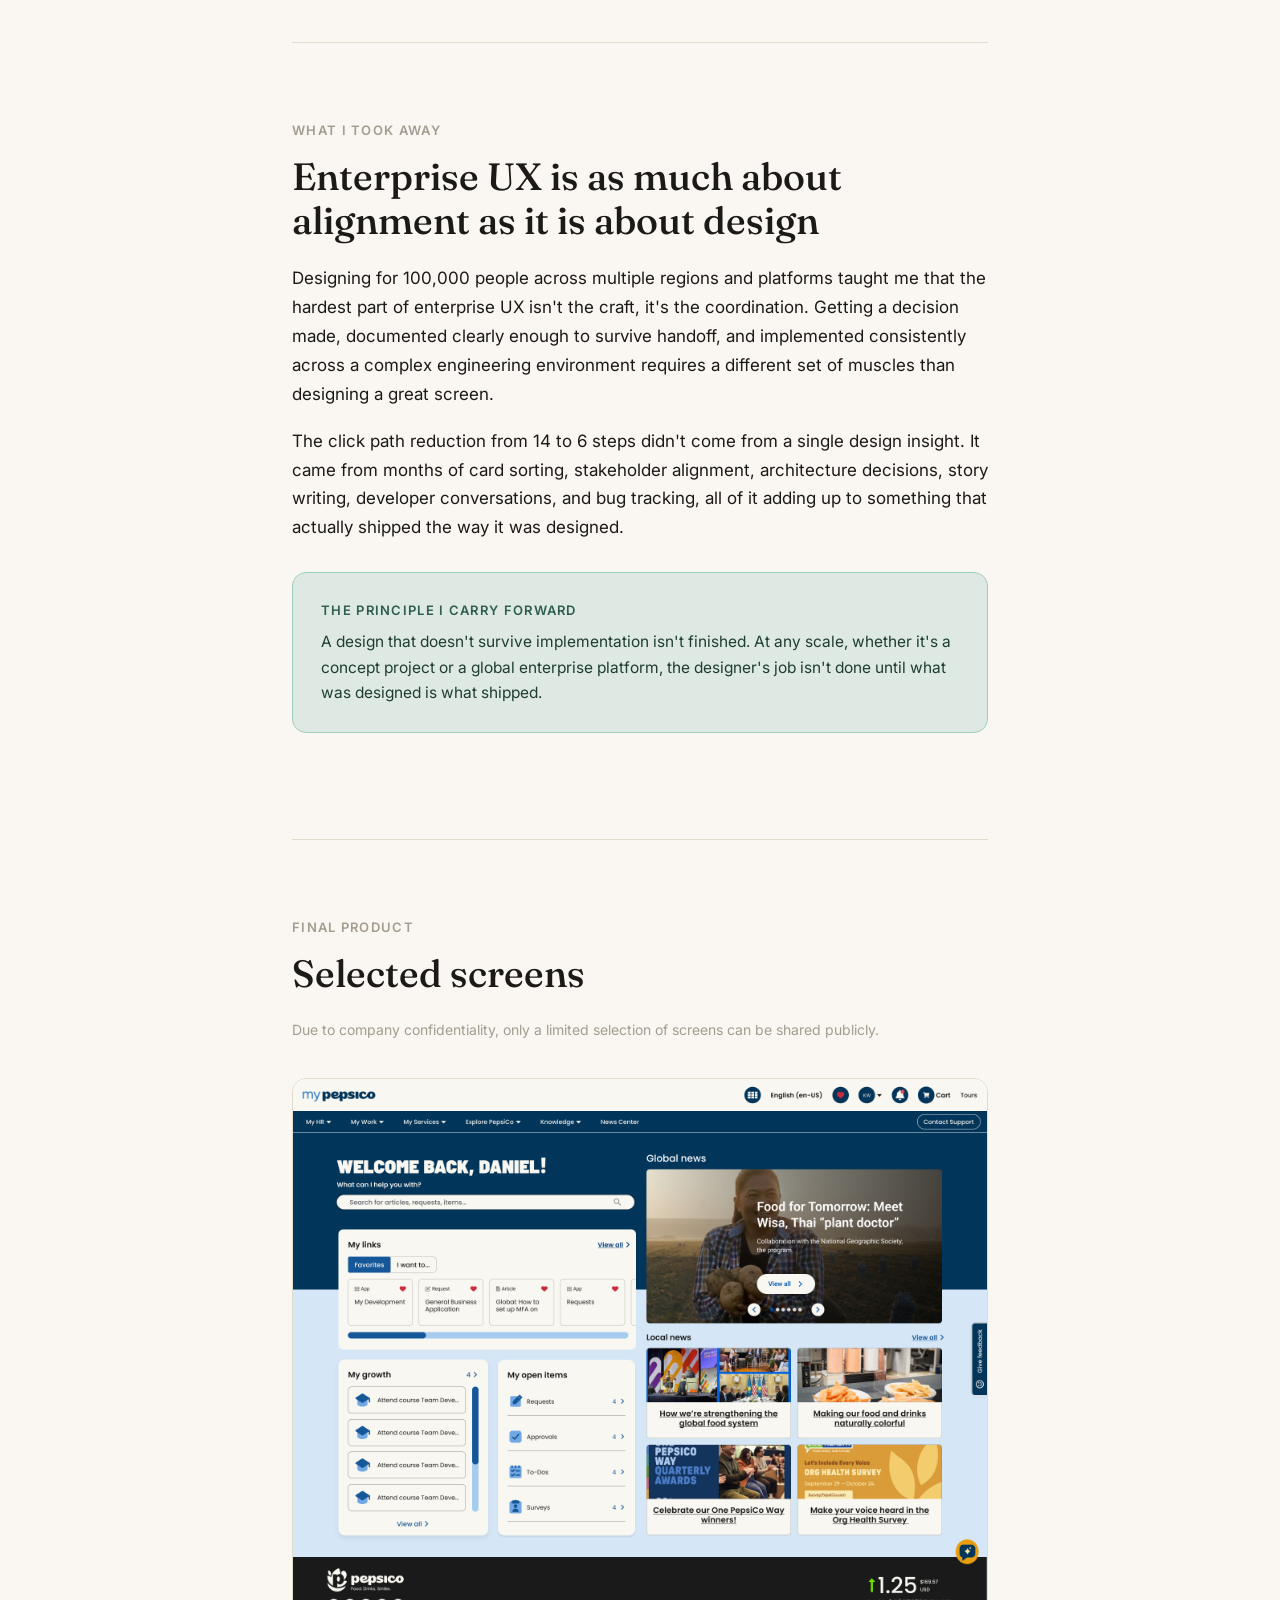
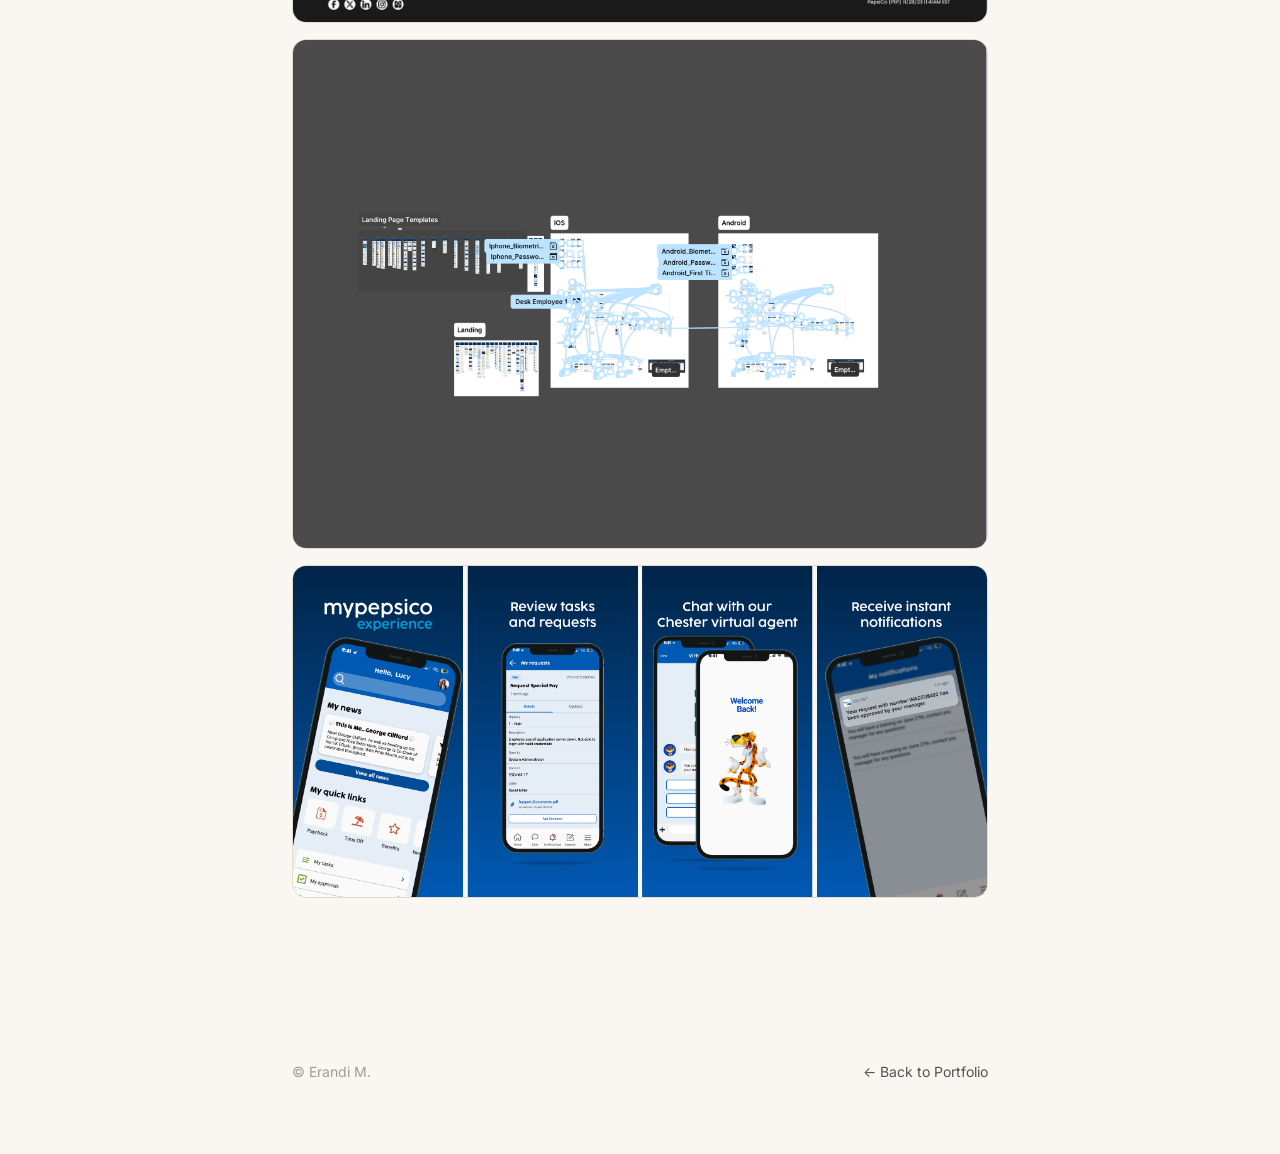
<file: project-pepsico.html>
<!DOCTYPE html>
<html lang="en">
<head>
<meta charset="UTF-8">
<meta name="viewport" content="width=device-width, initial-scale=1.0">
<title>PepsiCo Project - Erandi M. Portfolio</title>
<style>
  @import url('https://fonts.googleapis.com/css2?family=Fraunces:opsz,wght@9..144,400;9..144,500;9..144,600&family=Inter:wght@400;500;600&display=swap');

  :root {
    --cream: #FAF7F2;
    --cream-deep: #F1EBE0;
    --ink: #1C1A17;
    --ink-soft: #57534A;
    --ink-faint: #A39C8F;
    --rule: #E3DCCD;
    --coral: #A8451F;
    --coral-soft: #F2DFD3;
    --teal: #2F5D4F;
    --teal-soft: #DDE9E2;
    --blue: #1A3F6F;
    --blue-soft: #E0EAF5;
    --max: 760px;
  }

  * { box-sizing: border-box; }
  html { scroll-behavior: smooth; }

  body {
    margin: 0;
    background: var(--cream);
    color: var(--ink);
    font-family: 'Inter', -apple-system, sans-serif;
    font-size: 17px;
    line-height: 1.7;
    -webkit-font-smoothing: antialiased;
  }

  a { color: var(--coral); text-decoration: none; border-bottom: 1px solid currentColor; }
  a:hover { opacity: 0.7; }

  .topnav { padding: 28px 32px; max-width: var(--max); margin: 0 auto; }
  .topnav a { border: none; font-size: 14px; color: var(--ink-soft); letter-spacing: 0.02em; }
  .topnav a:hover { color: var(--coral); opacity: 1; }

  header.hero { max-width: var(--max); margin: 0 auto; padding: 24px 32px 0; }

  .eyebrow {
    font-size: 13px; letter-spacing: 0.12em; text-transform: uppercase;
    color: var(--coral); font-weight: 600; margin-bottom: 18px;
  }

  h1.title {
    font-family: 'Fraunces', serif;
    font-size: clamp(48px, 9vw, 84px);
    font-weight: 500; line-height: 0.95;
    margin: 0 0 6px; letter-spacing: -0.01em;
  }

  .subtitle {
    font-family: 'Fraunces', serif; font-style: italic;
    font-size: 20px; color: var(--ink-soft); font-weight: 400;
    margin: 0 0 32px;
  }

  .role-line {
    display: flex; flex-wrap: wrap; gap: 8px 28px;
    padding: 20px 0 28px; border-top: 1px solid var(--rule);
    margin-bottom: 36px; font-size: 14px; color: var(--ink-soft);
  }
  .role-line strong { color: var(--ink); font-weight: 600; }

  .intro {
    font-size: 19px; line-height: 1.65; color: var(--ink-soft);
    margin-bottom: 40px; max-width: 680px;
  }

  .confidential-bar {
    display: flex; align-items: center; gap: 10px;
    background: var(--blue-soft); border: 1px solid #B8CCE4;
    border-radius: 10px; padding: 12px 16px; margin-bottom: 40px;
    font-size: 13.5px; color: var(--blue);
  }
  .confidential-bar svg { flex-shrink: 0; }

  .hero-img-wrap { max-width: 1040px; margin: 0 auto; padding: 0 32px; }
  .hero-img {
    width: 100%; border-radius: 18px; overflow: hidden;
    border: 1px solid var(--rule); background: var(--cream-deep);
  }
  .hero-img img { width: 100%; height: auto; display: block; }

  main { max-width: var(--max); margin: 0 auto; padding: 0 32px; }

  section { padding: 76px 0; border-bottom: 1px solid var(--rule); }
  section:last-of-type { border-bottom: none; }

  .section-label {
    font-size: 13px; letter-spacing: 0.1em; text-transform: uppercase;
    color: var(--ink-faint); font-weight: 600; margin-bottom: 14px;
  }

  h2 {
    font-family: 'Fraunces', serif;
    font-size: clamp(28px, 4vw, 38px);
    font-weight: 500; line-height: 1.15;
    margin: 0 0 22px; max-width: 600px;
  }

  h3.sub-h {
    font-family: 'Fraunces', serif; font-size: 22px;
    font-weight: 500; margin: 36px 0 14px;
  }

  p { margin: 0 0 18px; color: var(--ink); }
  p.lede { font-size: 18px; color: var(--ink-soft); }

  .pull {
    font-family: 'Fraunces', serif; font-style: italic;
    font-size: 23px; line-height: 1.5; color: var(--coral);
    margin: 28px 0; padding-left: 22px; border-left: 2px solid var(--coral);
  }

  ul.decisions { list-style: none; padding: 0; margin: 24px 0; }
  ul.decisions li {
    padding: 18px 0; border-top: 1px solid var(--rule);
    display: grid; grid-template-columns: 28px 1fr; gap: 14px;
  }
  ul.decisions li:last-child { border-bottom: 1px solid var(--rule); }
  ul.decisions .mark { color: var(--coral); font-size: 18px; line-height: 1.5; }
  ul.decisions strong { display: block; margin-bottom: 4px; }
  ul.decisions span.body { color: var(--ink-soft); font-size: 15.5px; }

  .stat-strip {
    display: grid; grid-template-columns: repeat(4, 1fr);
    gap: 0; border: 1px solid var(--rule); border-radius: 14px;
    overflow: hidden; margin: 30px 0;
  }
  @media (max-width: 640px) { .stat-strip { grid-template-columns: repeat(2, 1fr); } }
  .stat-cell {
    padding: 22px 20px; border-right: 1px solid var(--rule);
    border-bottom: 1px solid var(--rule);
  }
  .stat-cell:nth-child(4n) { border-right: none; }
  @media (max-width: 640px) {
    .stat-cell:nth-child(2n) { border-right: none; }
  }
  .stat-num {
    font-family: 'Fraunces', serif; font-size: 36px; font-weight: 500;
    color: var(--coral); line-height: 1; margin-bottom: 6px;
  }
  .stat-label { font-size: 13px; color: var(--ink-soft); line-height: 1.4; }

  .callout {
    border-radius: 14px; padding: 26px 28px; margin: 30px 0;
  }
  .callout.blue { background: var(--blue-soft); border: 1px solid #B8CCE4; }
  .callout.teal { background: var(--teal-soft); border: 1px solid #9FCFBE; }
  .callout .section-label { margin-bottom: 8px; }
  .callout.blue .section-label { color: var(--blue); }
  .callout.teal .section-label { color: var(--teal); }
  .callout p { margin-bottom: 0; font-size: 15.5px; line-height: 1.65; }
  .callout.blue p { color: #1A3F6F; }
  .callout.teal p { color: #1F3D33; }

  .process-steps { list-style: none; padding: 0; margin: 26px 0; counter-reset: step; }
  .process-steps li {
    counter-increment: step;
    padding: 16px 0 16px 44px;
    border-top: 1px solid var(--rule);
    position: relative;
    color: var(--ink-soft); font-size: 15.5px;
  }
  .process-steps li:last-child { border-bottom: 1px solid var(--rule); }
  .process-steps li::before {
    content: counter(step);
    position: absolute; left: 0; top: 14px;
    width: 26px; height: 26px; border-radius: 50%;
    background: var(--ink); color: var(--cream);
    font-family: 'Fraunces', serif; font-size: 13px; font-weight: 500;
    display: flex; align-items: center; justify-content: center;
  }
  .process-steps strong { color: var(--ink); }

  .before-after {
    display: grid; grid-template-columns: 1fr 1fr; gap: 12px; margin: 28px 0;
  }
  @media (max-width: 640px) { .before-after { grid-template-columns: 1fr; } }
  .ba-card { border-radius: 12px; padding: 20px 22px; }
  .ba-card.before { background: var(--cream-deep); border: 1px solid var(--rule); }
  .ba-card.after { background: var(--teal-soft); border: 1px solid #9FCFBE; }
  .ba-label {
    font-size: 11px; font-weight: 600; letter-spacing: 0.08em;
    text-transform: uppercase; margin-bottom: 10px;
  }
  .ba-card.before .ba-label { color: var(--ink-faint); }
  .ba-card.after .ba-label { color: var(--teal); }
  .ba-card ul { list-style: none; padding: 0; margin: 0; }
  .ba-card ul li {
    font-size: 14.5px; padding: 6px 0;
    border-bottom: 1px solid rgba(0,0,0,0.06);
    color: var(--ink-soft);
  }
  .ba-card ul li:last-child { border-bottom: none; }
  .ba-card.after ul li { color: #1F3D33; }

  figure { margin: 36px 0; }
  figure img { width: 100%; border-radius: 14px; border: 1px solid var(--rule); display: block; }
  figcaption { font-size: 13.5px; color: var(--ink-faint); margin-top: 10px; text-align: center; }

  .gallery-grid { display: grid; grid-template-columns: 1fr 1fr; gap: 16px; margin: 36px 0; }
  .gallery-grid img { width: 100%; border-radius: 14px; border: 1px solid var(--rule); display: block; }
  .gallery-grid .full { grid-column: 1 / -1; }
  @media (max-width: 640px) { .gallery-grid { grid-template-columns: 1fr; } }

  .metrics-grid { display: grid; grid-template-columns: repeat(3, 1fr); gap: 24px; margin: 28px 0 8px; }
  @media (max-width: 640px) { .metrics-grid { grid-template-columns: 1fr; } }
  .metric .num {
    font-family: 'Fraunces', serif; font-size: 40px; font-weight: 500;
    color: var(--coral); line-height: 1; margin-bottom: 8px;
  }
  .metric .label { font-size: 14.5px; color: var(--ink-soft); line-height: 1.45; }

  footer {
    max-width: var(--max); margin: 0 auto; padding: 50px 32px 70px;
    display: flex; justify-content: space-between; align-items: center;
    font-size: 14px; color: var(--ink-faint);
  }
  footer a { color: var(--ink-soft); border: none; }

  @media (max-width: 640px) {
    section { padding: 56px 0; }
    .role-line { gap: 8px 18px; }
    .stat-strip { grid-template-columns: repeat(2,1fr); }
  }
</style>
</head>
<body>

<nav class="topnav">
  <a href="index.html">&larr; Back to Portfolio</a>
</nav>

<header class="hero">
  <div class="eyebrow">Case study &middot; Enterprise UX &middot; Sr. UX Designer</div>
  <h1 class="title">PepsiCo</h1>
  <p class="subtitle">Redesigning a global intranet used by 100,000 employees across multiple regions.</p>

  <div class="role-line">
    <span><strong>Role</strong> &nbsp;Sr. UX Designer, PepsiCo (full time)</span>
    <span><strong>Platform</strong> &nbsp;myPepsiCo, desktop &amp; mobile</span>
    <span><strong>Scope</strong> &nbsp;IA, cross platform design, design &amp; dev alignment, Agile delivery</span>
  </div>

  <p class="intro">myPepsiCo is PepsiCo's global intranet, a platform used daily by roughly 100,000 employees across multiple regions to access tools, content, and internal services. 
    I was part of the UX efforts across a full redesign: from information architecture and card sorting to cross platform design, role based experiences, and end to end delivery in a complex Agile and ServiceNow environment.</p>

  <div class="confidential-bar">
    <svg width="18" height="18" viewBox="0 0 24 24" fill="none" stroke="currentColor" stroke-width="1.5" stroke-linecap="round" stroke-linejoin="round"><rect x="3" y="11" width="18" height="11" rx="2"/><path d="M7 11V7a5 5 0 0 1 10 0v4"/></svg>
    Due to company confidentiality, this case study shares a limited selection of screens and high level detail. The process and decisions are my own.
  </div>
</header>

<div class="hero-img-wrap">
  <div class="hero-img">
    <img src="images/PepsiCo/mypepsico_homepage.png" alt="myPepsiCo redesigned homepage">
  </div>
</div>

<main>

  <!-- THE REFRAME -->
  <section>
    <div class="section-label">The challenge</div>
    <h2>A platform used by everyone, optimized for no one.</h2>
    <p class="lede">myPepsiCo had grown into a fragmented experience over time. Information was hard to find. Navigation didn't reflect how different employees actually thought about their work. Design patterns were inconsistent across regions, and the architecture was difficult to scale or maintain.</p>
    <p>The challenge wasn't adding features, it was simplifying an already complex system without disrupting the workflows of 100,000 people who depended on it daily. Every structural decision had to hold up across frontline workers, desk employees, and managers, in multiple regions, on desktop and mobile, inside a platform (ServiceNow) with real technical constraints.</p>
    <div class="pull">The goal was not a redesign for its own sake. It was a platform that worked at the scale PepsiCo actually operates at.</div>
  </section>

  <!-- SCALE -->
  <section>
    <div class="section-label">Scale</div>
    <h2>What enterprise UX actually means</h2>
    <p>Most portfolio projects deal with a few screens and a handful of edge cases. This one dealt with a global platform, multiple workstreams running in parallel, dozens of stakeholders, 
      and a delivery process where design decisions had to be documented well enough for engineering teams across regions to implement consistently without ongoing hand holding.</p>
    <div class="stat-strip">
      <div class="stat-cell">
        <div class="stat-num">~100K</div>
        <div class="stat-label">employees using the platform globally</div>
      </div>
      <div class="stat-cell">
        <div class="stat-num">30+</div>
        <div class="stat-label">user stories owned per sprint</div>
      </div>
      <div class="stat-cell">
        <div class="stat-num">14→6</div>
        <div class="stat-label">steps to reach key information</div>
      </div>
      <div class="stat-cell">
        <div class="stat-num">3</div>
        <div class="stat-label">distinct role based experiences designed</div>
      </div>
    </div>
  </section>

  <!-- ROLE -->
  <section>
    <div class="section-label">My role</div>
    <h2>UX/UI across a multi workstream redesign</h2>
    <p>I joined as a Senior UX Designer and led key initiatives across the full redesign of myPepsiCo. That meant owning design direction, guiding a team of designers, and staying closely involved through implementation not just handing off files and stepping back.</p>
    <ul class="decisions">
      <li>
        <span class="mark">&mdash;</span>
        <div>
          <strong>Led a team of designers across multiple workstreams.</strong>
          <span class="body">Guided design direction and maintained quality and consistency as the project scaled across parallel tracks.</span>
        </div>
      </li>
      <li>
        <span class="mark">&mdash;</span>
        <div>
          <strong>Defined UX strategy, information architecture, and interaction patterns.</strong>
          <span class="body">Set the structural foundation for the redesign, from nav taxonomy through component behavior.</span>
        </div>
      </li>
      <li>
        <span class="mark">&mdash;</span>
        <div>
          <strong>Partnered with product owners, engineers, and stakeholders.</strong>
          <span class="body">Worked across functions to align on priorities, resolve constraints, and keep design decisions grounded in what was actually buildable.</span>
        </div>
      </li>
      <li>
        <span class="mark">&mdash;</span>
        <div>
          <strong>Owned design quality from concept through implementation.</strong>
          <span class="body">Stayed in the loop through development, raising bugs, reviewing builds, and closing the gap between what was designed and what shipped.</span>
        </div>
      </li>
    </ul>
  </section>

  <!-- PROCESS -->
  <section>
    <div class="section-label">Process</div>
    <h2>Research, structure, then screens</h2>
    <p>Before any UI work, I needed to understand how employees across very different roles and regions were actually trying to use the platform, and where the current structure was failing them.</p>
    <ol class="process-steps">
      <li><strong>Card sorting across regions</strong> to understand how employees in different markets mentally organized the platform's content, not how the original navigation assumed they did.</li>
      <li><strong>Navigation restructure</strong> based on sorting results, replacing the existing taxonomy with one that aligned with users' actual mental models.</li>
      <li><strong>Role based experience design</strong> for three distinct user types, frontline workers, desk employees, and managers, each with different access needs, workflows, and device preferences.</li>
      <li><strong>Cross platform design</strong> ensuring the experience held up on desktop and mobile, respecting the constraints of ServiceNow as the underlying platform.</li>
      <li><strong>Agile delivery</strong> in close collaboration with engineering: 30+ user stories per sprint, structured review processes, real time unblocking, and bug tracking in Azure DevOps.</li>
    </ol>
  </section>

  <!-- KEY DECISIONS -->
  <section>
    <div class="section-label">Key decisions</div>
    <h2>Simplification as the strategy</h2>
    <p>The temptation in a large enterprise redesign is to try to solve everything at once. The decisions that mattered most on this project were the ones that held the line on simplicity.</p>
    <ul class="decisions">
      <li>
        <span class="mark">&mdash;</span>
        <div>
          <strong>Card sorting to redefine navigation, not gut instinct.</strong>
          <span class="body">We ran card sorting exercises to discover how employees across regions actually grouped content. The resulting taxonomy replaced assumptions with evidence, 
            and the navigation became something people could actually find their way around.</span>
        </div>
      </li>
      <li>
        <span class="mark">&mdash;</span>
        <div>
          <strong>Simplification over feature expansion.</strong>
          <span class="body">At enterprise scale, adding features is easy. Removing steps is hard. We prioritized reducing cognitive load over launching new capabilities, the click path reduction from 14 to 6 steps came from that principle.</span>
        </div>
      </li>
      <li>
        <span class="mark">&mdash;</span>
        <div>
          <strong>Role based experiences, not one size fits all.</strong>
          <span class="body">Frontline workers, desk employees, and managers all use myPepsiCo differently. We designed distinct experiences for each, 
            reflecting different access levels, tasks, and device realities, rather than forcing everyone into the same flow.</span>
        </div>
      </li>
      <li>
        <span class="mark">&mdash;</span>
        <div>
          <strong>Working within ServiceNow, not against it.</strong>
          <span class="body">ServiceNow is a powerful but constrained platform. Rather than designing an ideal state that engineering couldn't ship, we found the highest quality experience possible within the platform's real boundaries.</span>
        </div>
      </li>
    </ul>

    <div class="before-after">
      <div class="ba-card before">
        <div class="ba-label">Before</div>
        <ul>
          <li>14+ steps to reach key information</li>
          <li>Fragmented navigation across regions</li>
          <li>No role based differentiation</li>
          <li>Inconsistent patterns, hard to scale</li>
          <li>High support channel dependency</li>
        </ul>
      </div>
      <div class="ba-card after">
        <div class="ba-label">After</div>
        <ul>
          <li>6 steps to key information</li>
          <li>Unified IA aligned to mental models</li>
          <li>3 distinct role based experiences</li>
          <li>Scalable design system foundation</li>
          <li>Reduced implementation inconsistencies</li>
        </ul>
      </div>
    </div>
  </section>

  <!-- EXECUTION -->
  <section>
    <div class="section-label">Execution &amp; delivery</div>
    <h2>Design doesn't end at handoff</h2>
    <p>One of the biggest gaps in enterprise UX is the distance between what gets designed and what actually ships. I closed that gap by staying involved through the full Agile delivery lifecycle, not as a reviewer at the end, but as an active participant throughout.</p>

    <h3 class="sub-h">How I bridged design and development</h3>
    <ul class="decisions">
      <li>
        <span class="mark">&mdash;</span>
        <div>
          <strong>Owned 30+ user stories per sprint.</strong>
          <span class="body">Created, reviewed, and approved each story to ensure design intent translated clearly into actionable engineering requirements, no ambiguity, no room for interpretation in the wrong direction.</span>
        </div>
      </li>
      <li>
        <span class="mark">&mdash;</span>
        <div>
          <strong>Established a structured story review process.</strong>
          <span class="body">Built a repeatable quality check that identified gaps before engineering picked up work, reducing back and forth mid sprint.</span>
        </div>
      </li>
      <li>
        <span class="mark">&mdash;</span>
        <div>
          <strong>Primary design contact for developers.</strong>
          <span class="body">Answered questions, clarified requirements, and unblocked progress in real time, keeping development moving without requiring engineers to hunt for answers across teams.</span>
        </div>
      </li>
      <li>
        <span class="mark">&mdash;</span>
        <div>
          <strong>Tracked bugs and implementation drift in Azure DevOps.</strong>
          <span class="body">Raised and documented issues during implementation, ensuring what shipped matched Figma designs rather than drifting through the development process.</span>
        </div>
      </li>
    </ul>

    <div class="callout blue">
      <div class="section-label">Why this matters</div>
      <p>At 100,000 users across multiple regions, an implementation error isn't a small thing. The discipline of closing the design to development gap, through clear story writing, structured review, and active bug tracking, is what separates a redesign that holds up in production from one that erodes over time.</p>
    </div>
  </section>

  <!-- IMPACT -->
  <section>
    <div class="section-label">Impact</div>
    <div class="metrics-grid">
      <div class="metric">
        <div class="num">14→6</div>
        <div class="label">steps reduced to reach key information for global employees</div>
      </div>
      <div class="metric">
        <div class="num">3</div>
        <div class="label">role based experiences designed for frontline, desk, and manager users</div>
      </div>
      <div class="metric">
        <div class="num">1</div>
        <div class="label">unified design system enabling consistent, scalable delivery across regions</div>
      </div>
    </div>
    <ul class="decisions" style="margin-top:30px;">
      <li>
        <span class="mark">&mdash;</span>
        <div>
          <strong>Improved findability and navigation efficiency</strong>
          <span class="body">across global users through a taxonomy built on card sorting evidence rather than organizational assumptions.</span>
        </div>
      </li>
      <li>
        <span class="mark">&mdash;</span>
        <div>
          <strong>Enabled scalable design</strong>
          <span class="body">through a unified system that reduced inconsistencies across regions and made future iterations faster to ship.</span>
        </div>
      </li>
      <li>
        <span class="mark">&mdash;</span>
        <div>
          <strong>Reduced implementation inconsistencies</strong>
          <span class="body">through structured story writing, real time developer support, and active bug tracking in ADO.</span>
        </div>
      </li>
    </ul>
  </section>

  <!-- TAKEAWAY -->
  <section>
    <div class="section-label">What I took away</div>
    <h2>Enterprise UX is as much about alignment as it is about design</h2>
    <p>Designing for 100,000 people across multiple regions and platforms taught me that the hardest part of enterprise UX isn't the craft, it's the coordination. Getting a decision made, documented clearly enough to survive handoff, and implemented consistently across a complex engineering environment requires a different set of muscles than designing a great screen.</p>
    <p>The click path reduction from 14 to 6 steps didn't come from a single design insight. It came from months of card sorting, stakeholder alignment, architecture decisions, story writing, developer conversations, and bug tracking, all of it adding up to something that actually shipped the way it was designed.</p>
    <div class="callout teal">
      <div class="section-label">The principle I carry forward</div>
      <p>A design that doesn't survive implementation isn't finished. At any scale, whether it's a concept project or a global enterprise platform, the designer's job isn't done until what was designed is what shipped.</p>
    </div>
  </section>

  <!-- GALLERY -->
  <section id="Final">
    <div class="section-label">Final product</div>
    <h2>Selected screens</h2>
    <p style="font-size:14px; color:var(--ink-faint); margin-bottom:30px;">Due to company confidentiality, only a limited selection of screens can be shared publicly.</p>
    <div class="gallery-grid">
      <img class="full" src="images/PepsiCo/mypepsico_homepage.png" alt="myPepsiCo redesigned homepage">
      <img class="full" src="images/PepsiCo/mobile overview.jpeg" alt="myPepsiCo mobile overview">
      <img class="full" src="images/PepsiCo/App Store 4.png" alt="myPepsiCo app store screens">
    </div>
  </section>

</main>

<footer>
  <span>&copy; Erandi M.</span>
  <a href="index.html">&larr; Back to Portfolio</a>
</footer>

</body>
</html>
</file>
